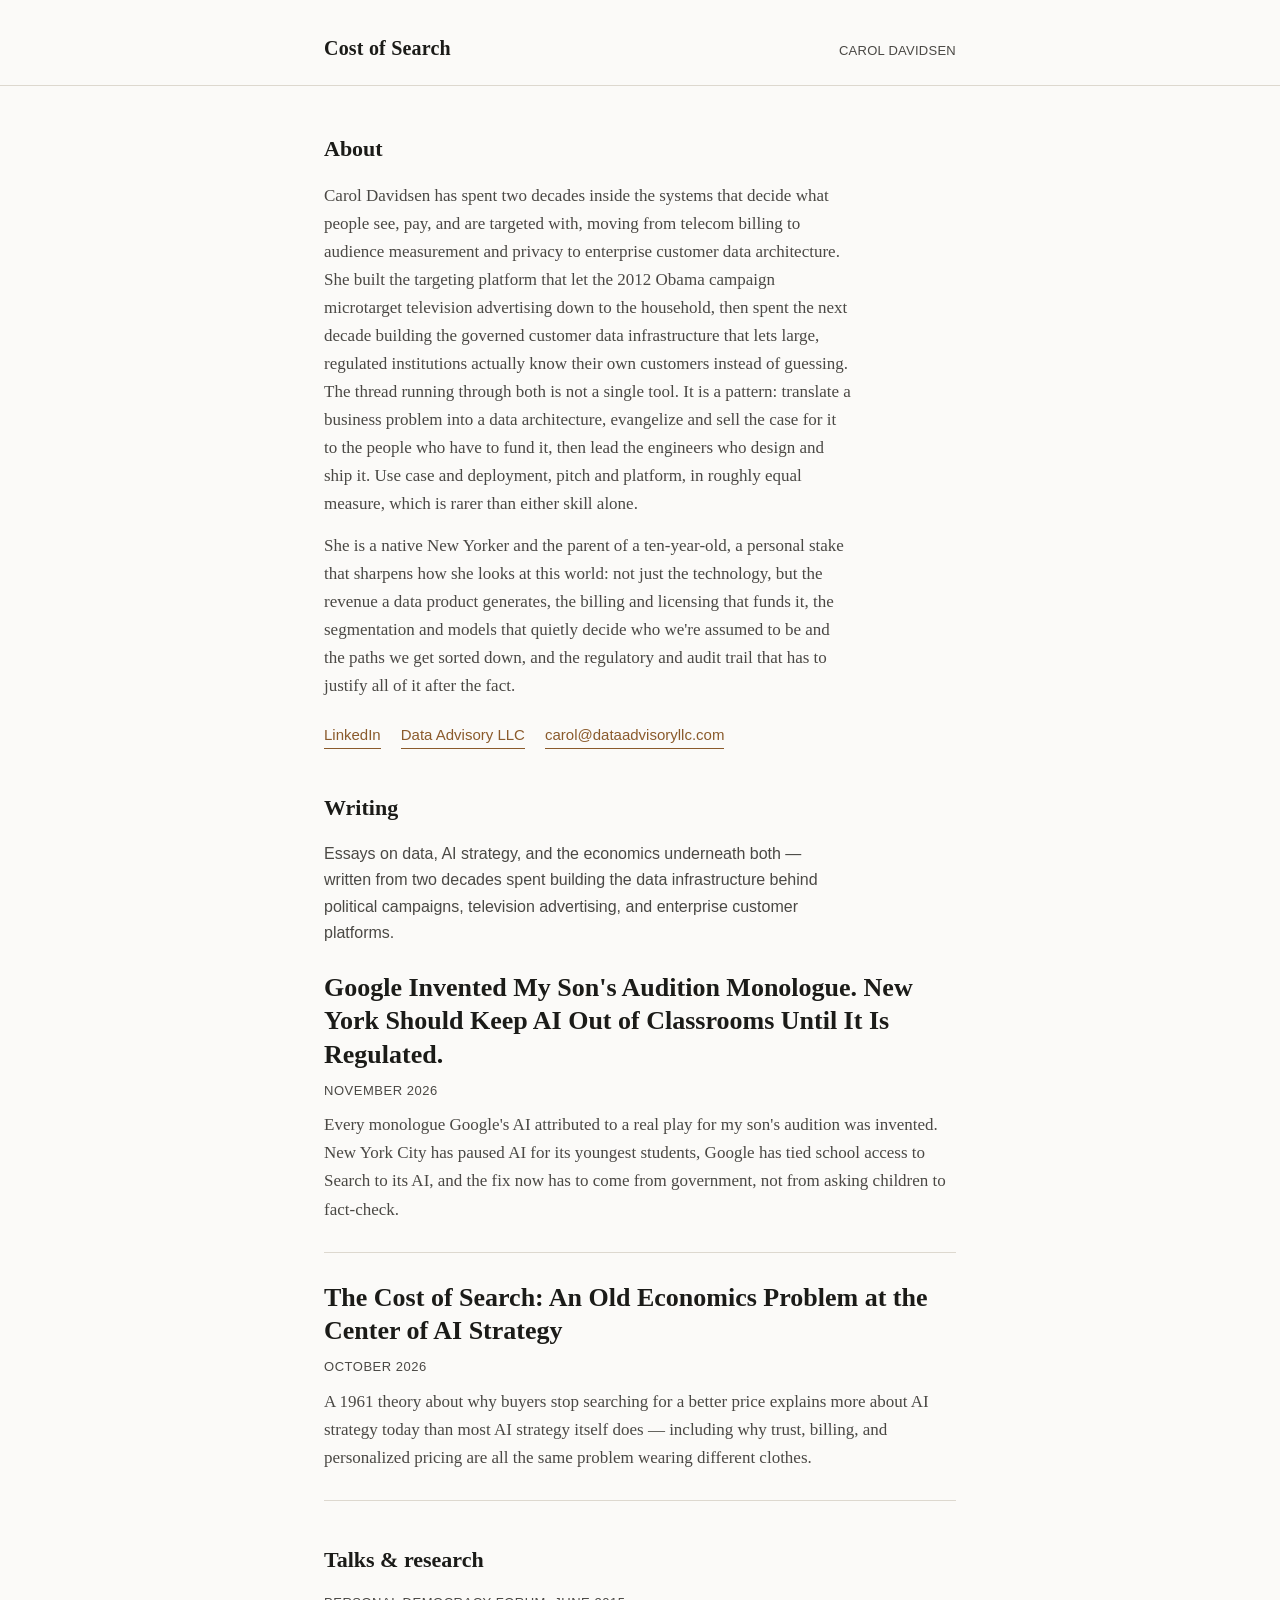
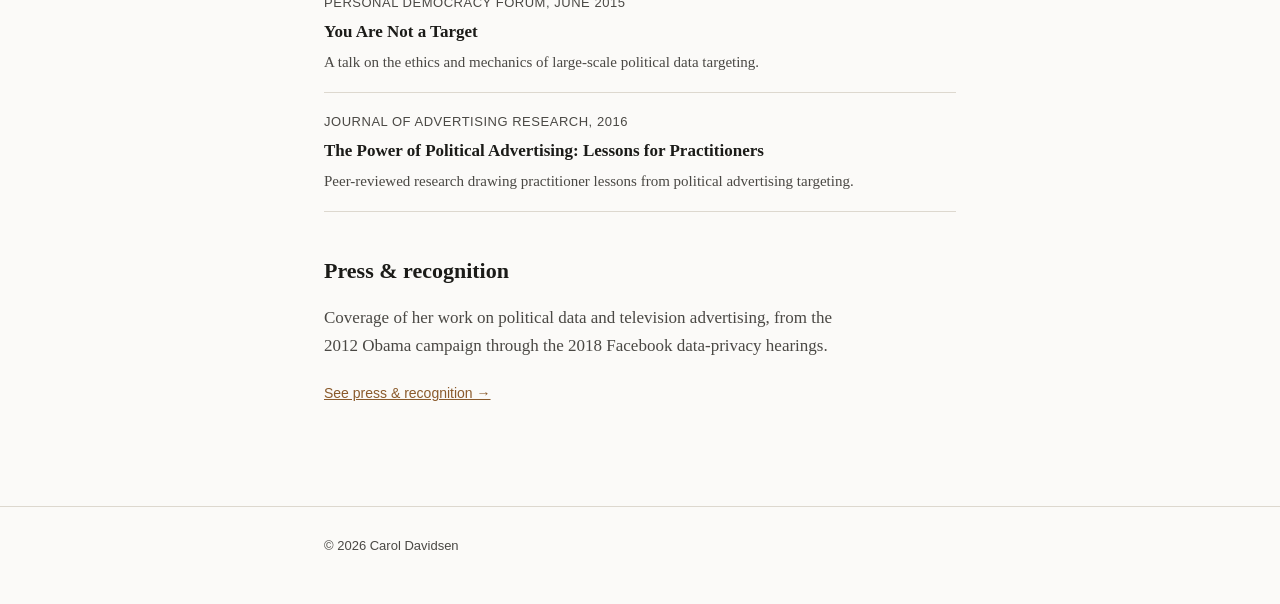
<file: index.html>
<!doctype html>
<html lang="en">
<head>
<meta charset="utf-8">
<meta name="viewport" content="width=device-width, initial-scale=1">
<title>Cost of Search — Carol Davidsen</title>
<meta name="description" content="Essays on data, AI strategy, and the economics underneath both, by Carol Davidsen.">
<link rel="stylesheet" href="/styles.css">
</head>
<body>
<header class="site">
  <div class="wrap">
    <a class="site-name" href="/">Cost of Search</a>
    <a class="site-tagline" href="/#about">Carol Davidsen</a>
  </div>
</header>

<main>
  <div class="wrap">

    <h2 class="section" id="about" style="margin-top:0;">About</h2>
    <p class="bio">Carol Davidsen has spent two decades inside the systems that decide what people see, pay, and are targeted with, moving from telecom billing to audience measurement and privacy to enterprise customer data architecture. She built the targeting platform that let the 2012 Obama campaign microtarget television advertising down to the household, then spent the next decade building the governed customer data infrastructure that lets large, regulated institutions actually know their own customers instead of guessing. The thread running through both is not a single tool. It is a pattern: translate a business problem into a data architecture, evangelize and sell the case for it to the people who have to fund it, then lead the engineers who design and ship it. Use case and deployment, pitch and platform, in roughly equal measure, which is rarer than either skill alone.</p>
    <p class="bio">She is a native New Yorker and the parent of a ten-year-old, a personal stake that sharpens how she looks at this world: not just the technology, but the revenue a data product generates, the billing and licensing that funds it, the segmentation and models that quietly decide who we're assumed to be and the paths we get sorted down, and the regulatory and audit trail that has to justify all of it after the fact.</p>
    <div class="contact-links">
      <a href="https://www.linkedin.com/in/cldavidsen/">LinkedIn</a>
      <a href="https://dataadvisoryllc.com/">Data Advisory LLC</a>
      <a href="mailto:carol@dataadvisoryllc.com">carol@dataadvisoryllc.com</a>
    </div>

    <h2 class="section">Writing</h2>
    <p class="intro" style="margin-bottom:24px;">Essays on data, AI strategy, and the economics underneath both — written from two decades spent building the data infrastructure behind political campaigns, television advertising, and enterprise customer platforms.</p>

    <ul class="post-list">
      <li>
        <a class="post-title" href="/essays/google-audition-monologue.html">Google Invented My Son's Audition Monologue. New York Should Keep AI Out of Classrooms Until It Is Regulated.</a>
        <p class="post-meta">November 2026</p>
        <p class="post-excerpt">Every monologue Google's AI attributed to a real play for my son's audition was invented. New York City has paused AI for its youngest students, Google has tied school access to Search to its AI, and the fix now has to come from government, not from asking children to fact-check.</p>
      </li>
      <li>
        <a class="post-title" href="/essays/cost-of-search.html">The Cost of Search: An Old Economics Problem at the Center of AI Strategy</a>
        <p class="post-meta">October 2026</p>
        <p class="post-excerpt">A 1961 theory about why buyers stop searching for a better price explains more about AI strategy today than most AI strategy itself does — including why trust, billing, and personalized pricing are all the same problem wearing different clothes.</p>
      </li>
    </ul>

    <h2 class="section">Talks &amp; research</h2>
    <ul class="citation-list">
      <li>
        <p class="citation-source">Personal Democracy Forum, June 2015</p>
        <p class="citation-title"><a href="https://www.youtube.com/watch?v=LGiiQUMaShw">You Are Not a Target</a></p>
        <p class="citation-note">A talk on the ethics and mechanics of large-scale political data targeting.</p>
      </li>
      <li>
        <p class="citation-source">Journal of Advertising Research, 2016</p>
        <p class="citation-title"><a href="https://www.tandfonline.com/doi/abs/10.2501/JAR-2016-034">The Power of Political Advertising: Lessons for Practitioners</a></p>
        <p class="citation-note">Peer-reviewed research drawing practitioner lessons from political advertising targeting.</p>
      </li>
    </ul>

    <h2 class="section">Press &amp; recognition</h2>
    <p class="bio">Coverage of her work on political data and television advertising, from the 2012 Obama campaign through the 2018 Facebook data-privacy hearings.</p>
    <p><a class="back-link" style="margin-top:0;" href="/press.html">See press &amp; recognition &rarr;</a></p>

  </div>
</main>

<footer class="site">
  <div class="wrap">
    &copy; 2026 Carol Davidsen
  </div>
</footer>
</body>
</html>
</file>
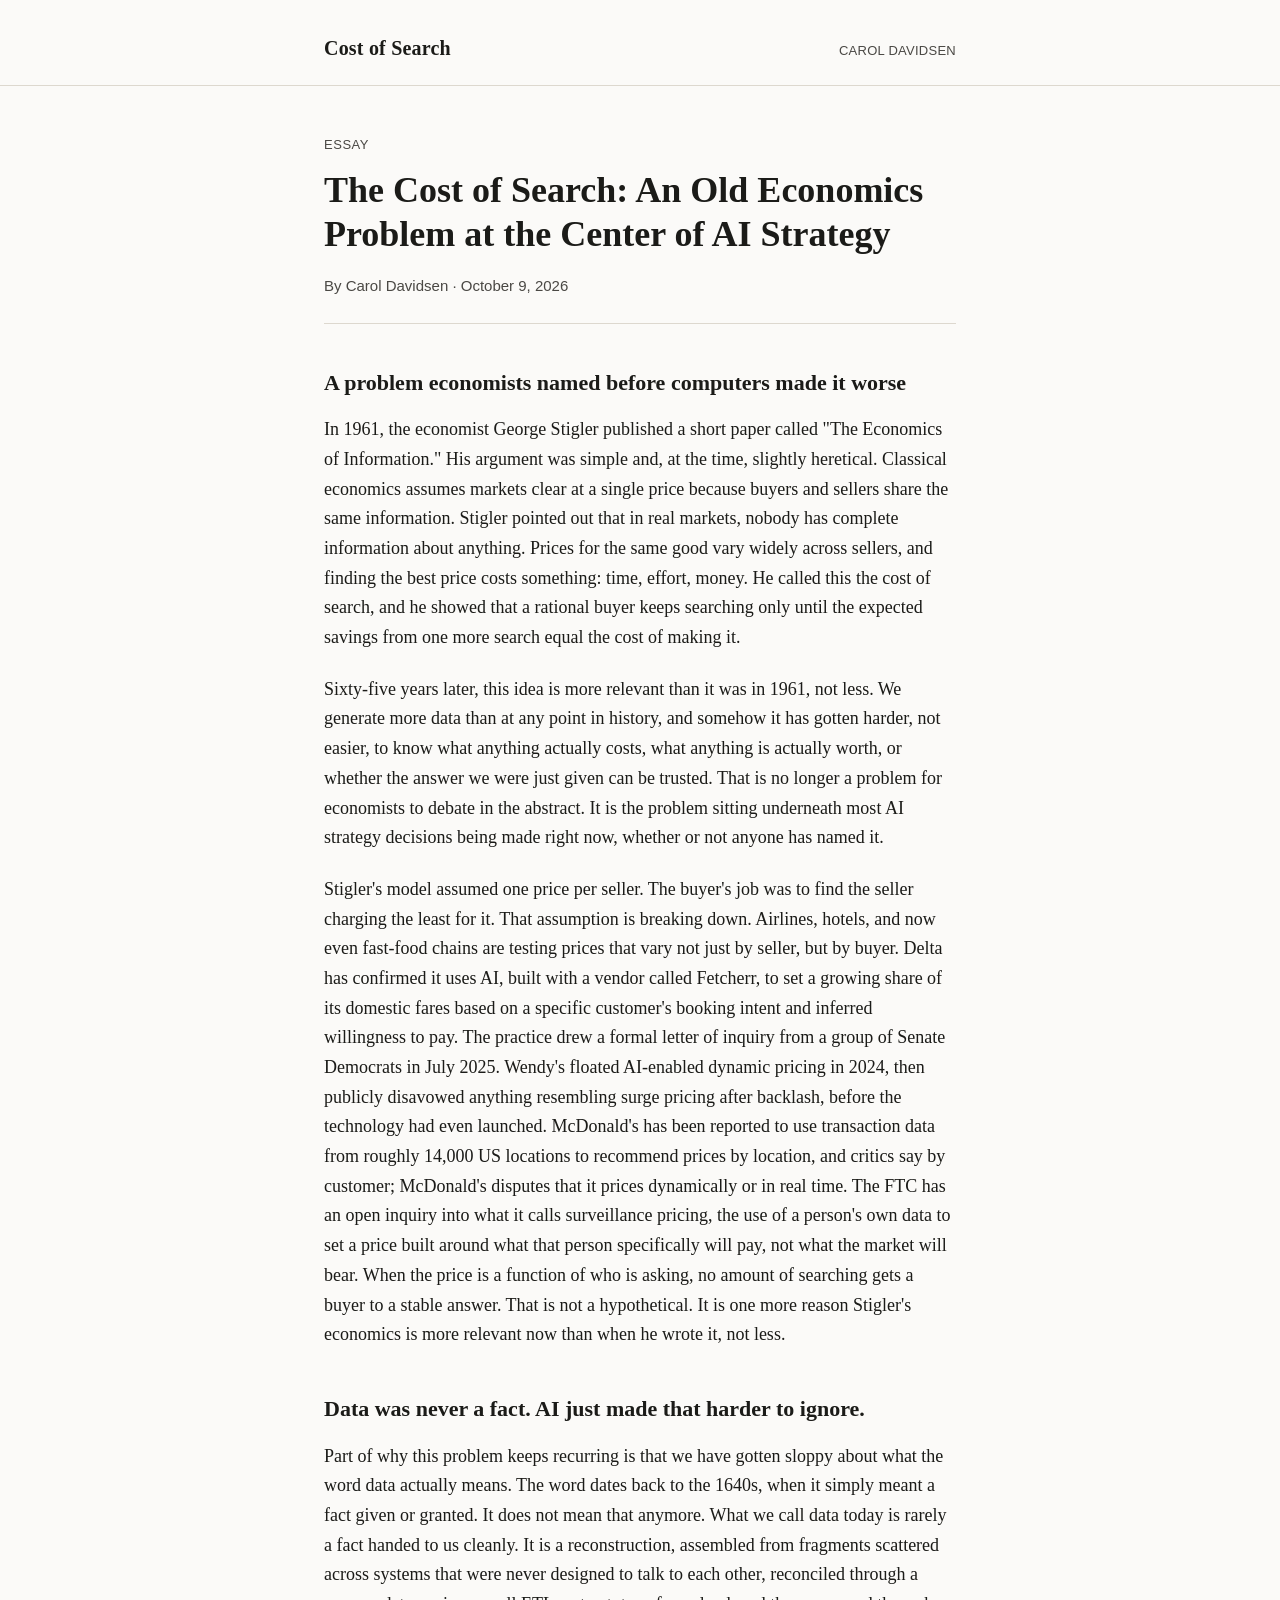
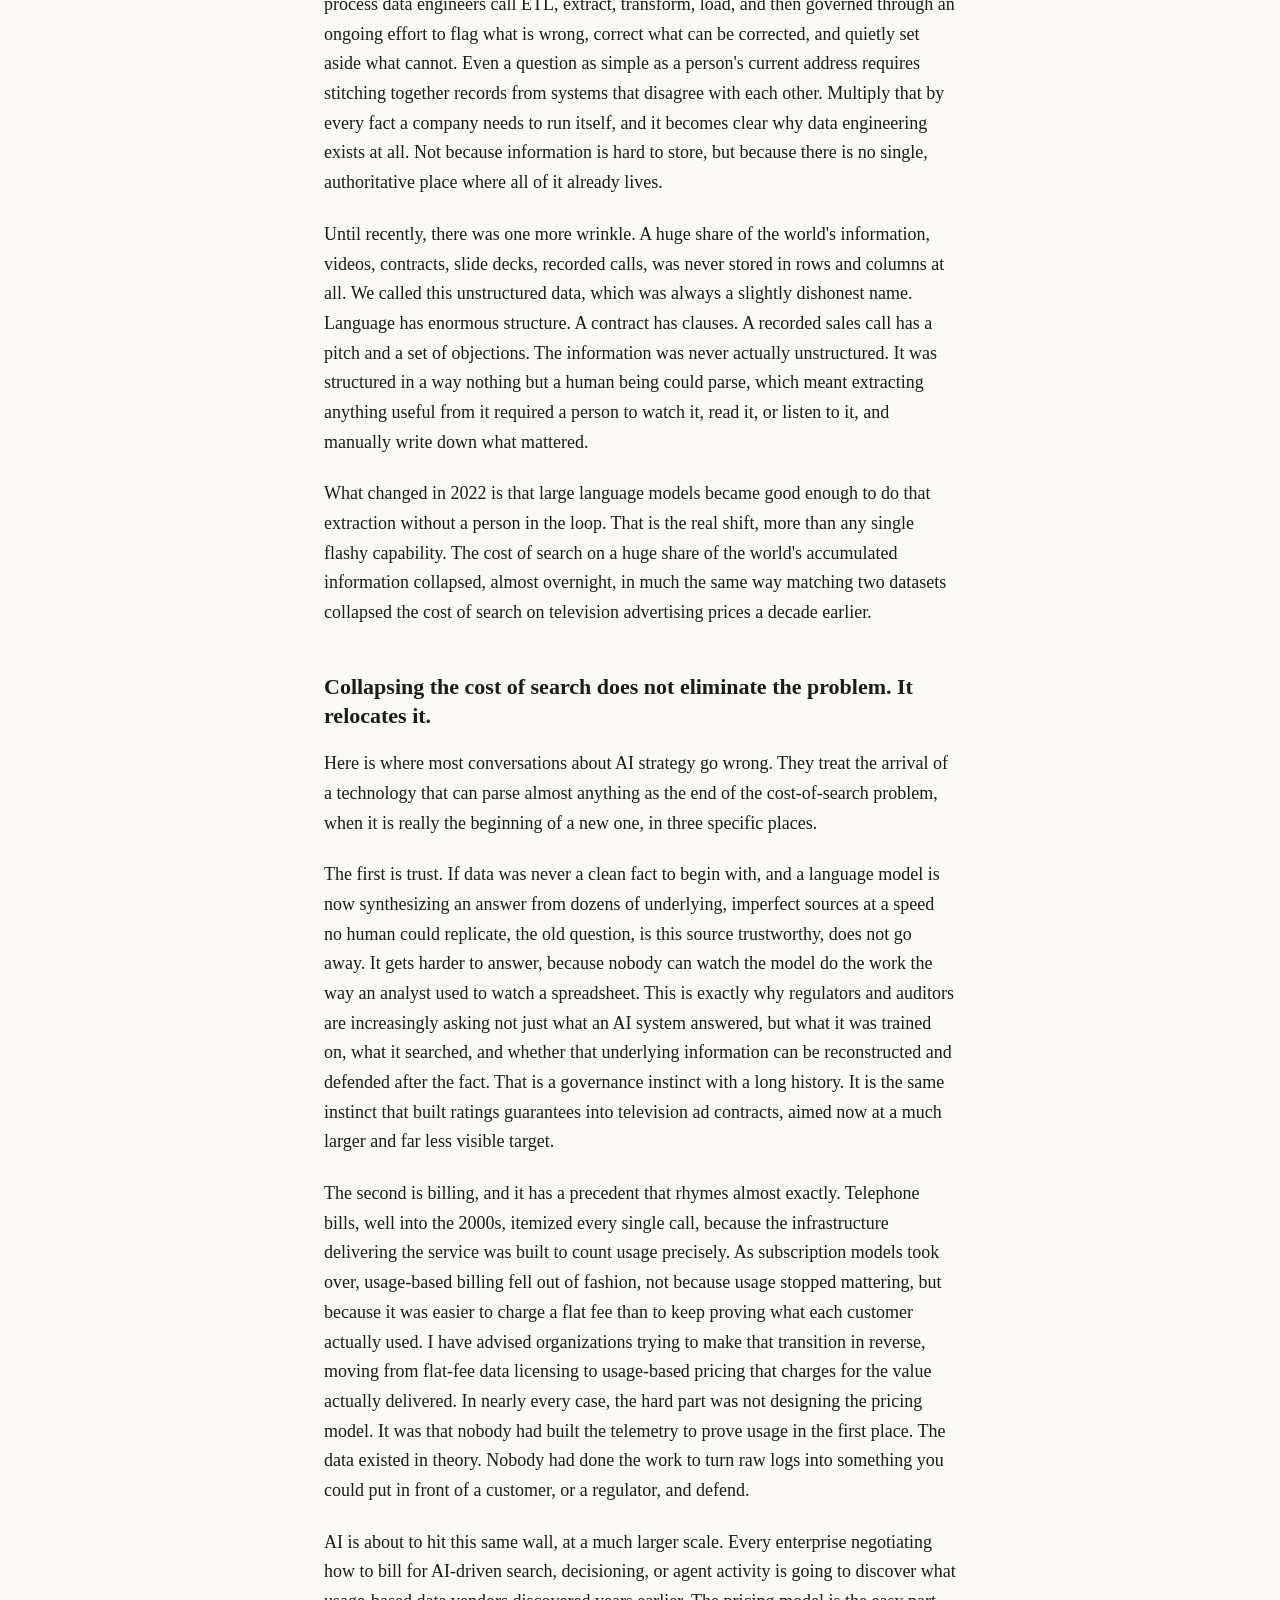
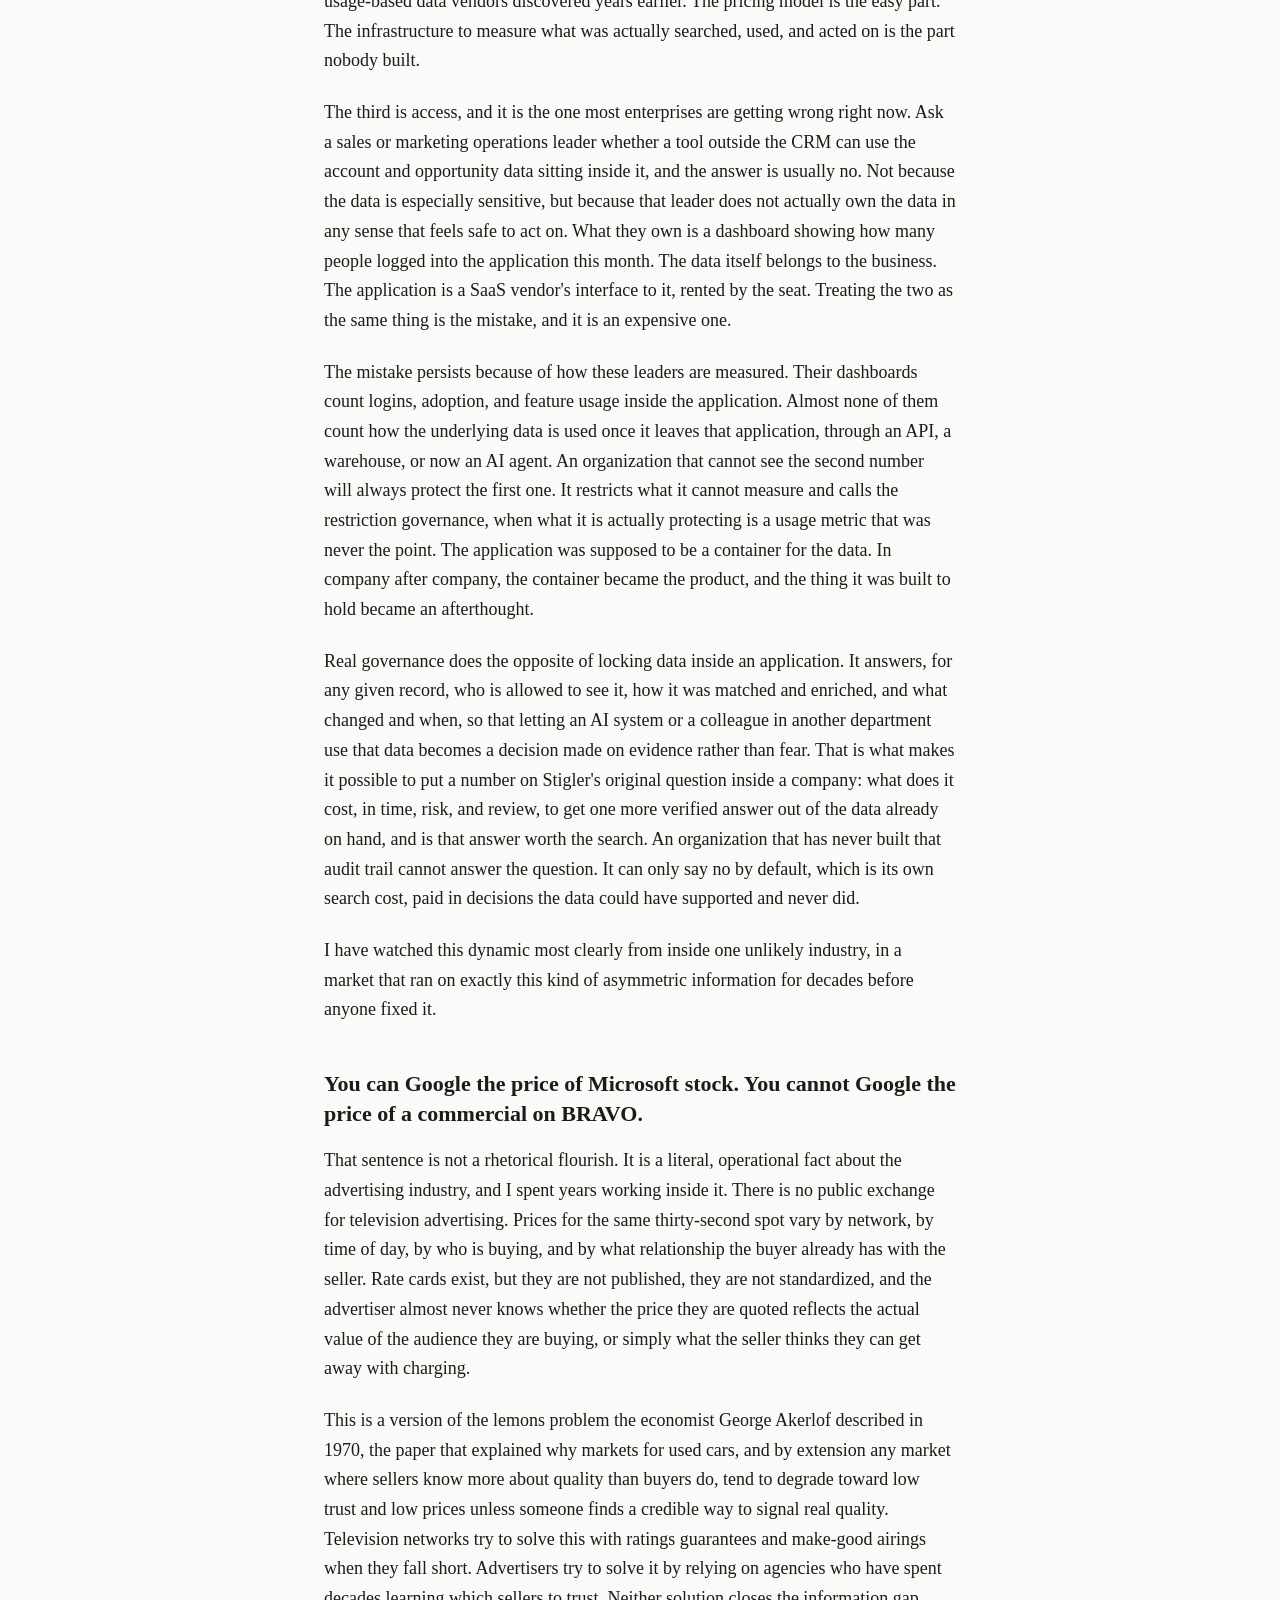
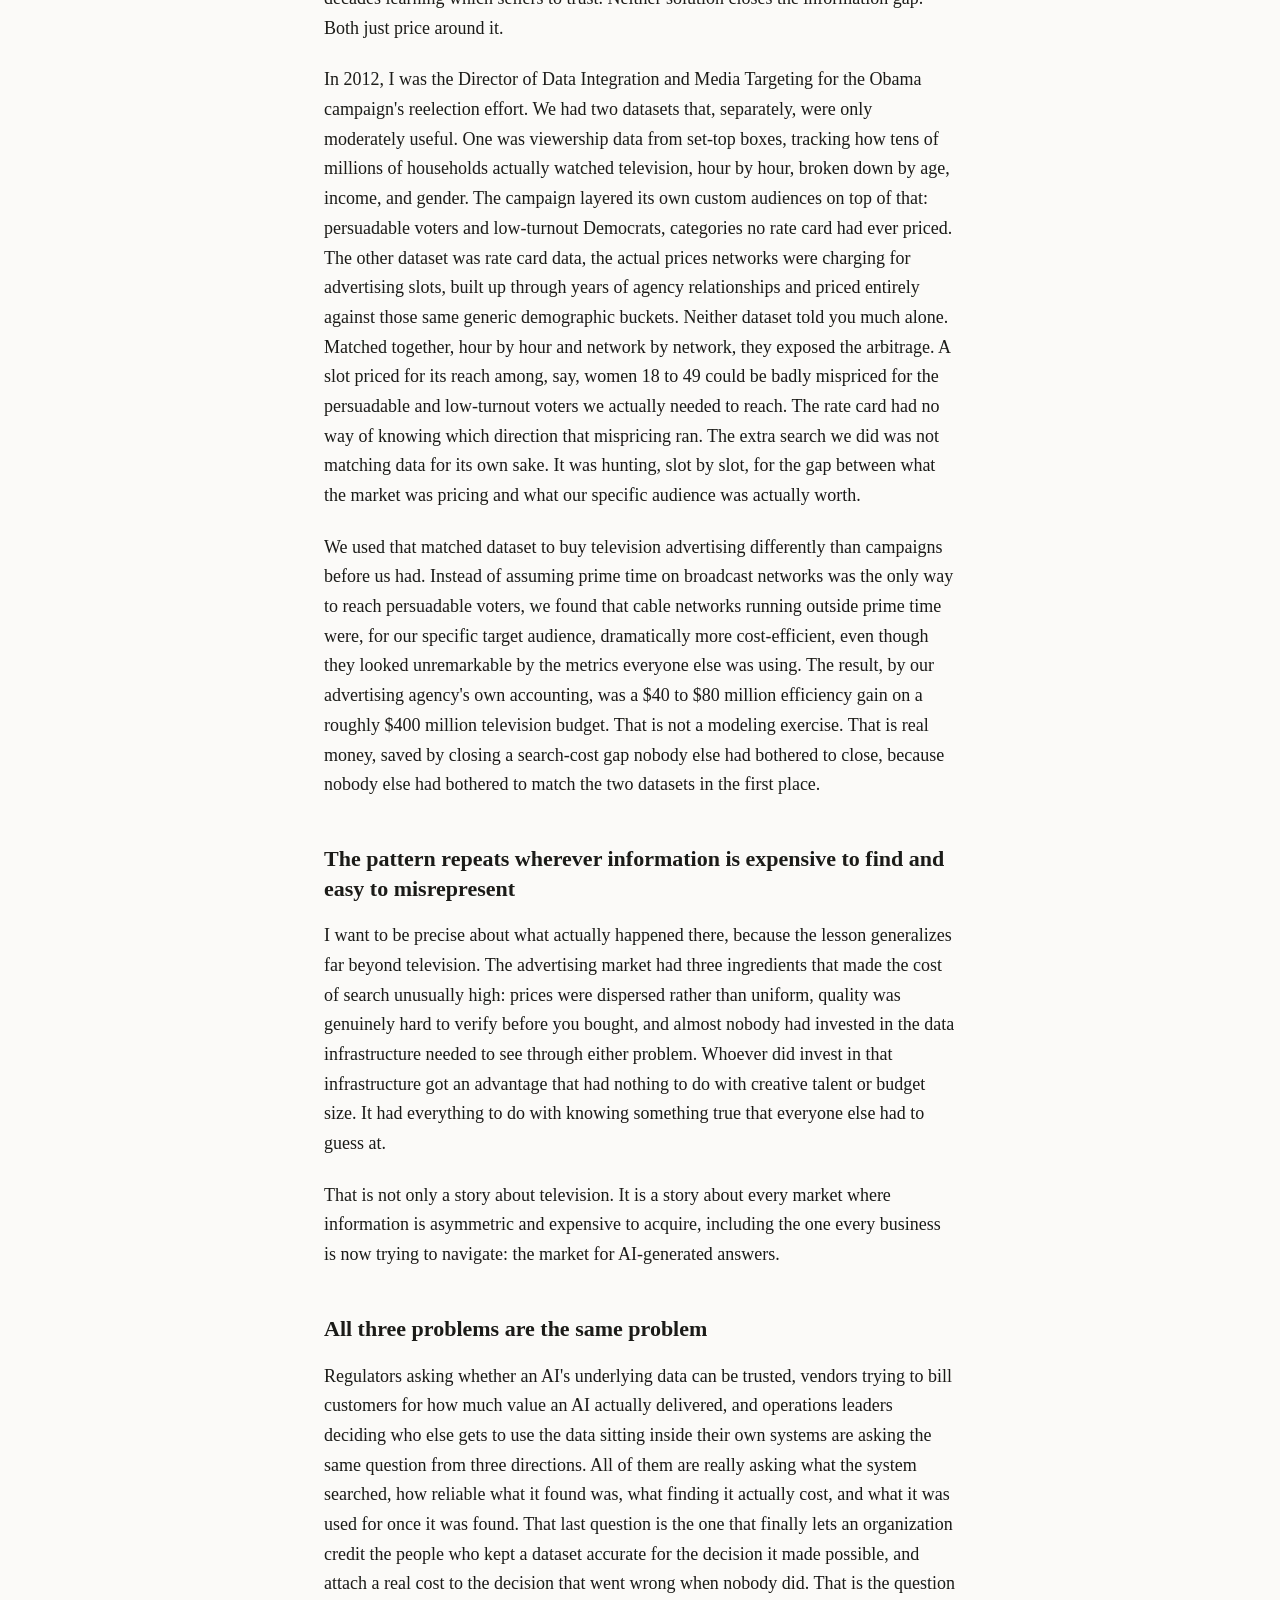
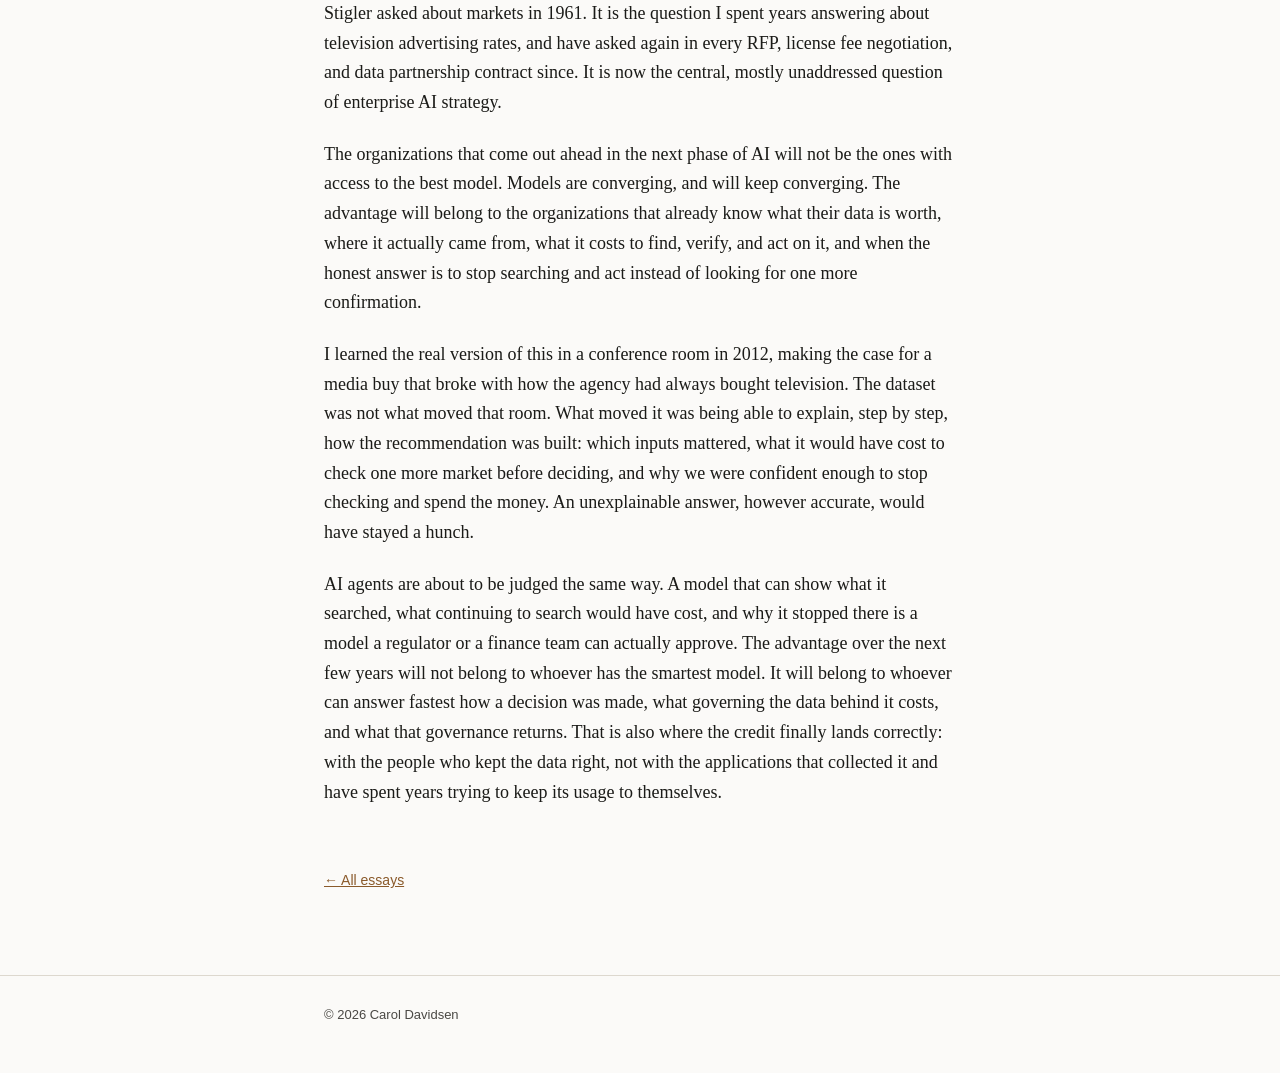
<file: cost-of-search.html>
<!doctype html>
<html lang="en">
<head>
<meta charset="utf-8">
<meta name="viewport" content="width=device-width, initial-scale=1">
<title>The Cost of Search: An Old Economics Problem at the Center of AI Strategy</title>
<meta name="description" content="Why the 1961 economics of search cost explains AI strategy's biggest open questions: trust, billing, and personalized pricing.">
<link rel="stylesheet" href="/styles.css">
</head>
<body>
<header class="site">
  <div class="wrap">
    <a class="site-name" href="/">Cost of Search</a>
    <a class="site-tagline" href="/#about">Carol Davidsen</a>
  </div>
</header>

<main>
  <div class="wrap">
    <article>
      <p class="essay-meta">Essay</p>
      <h1 class="essay-title">The Cost of Search: An Old Economics Problem at the Center of AI Strategy</h1>
      <p class="byline">By Carol Davidsen · October 9, 2026</p>

      <h2 class="section">A problem economists named before computers made it worse</h2>
      <p>In 1961, the economist George Stigler published a short paper called "The Economics of Information." His argument was simple and, at the time, slightly heretical. Classical economics assumes markets clear at a single price because buyers and sellers share the same information. Stigler pointed out that in real markets, nobody has complete information about anything. Prices for the same good vary widely across sellers, and finding the best price costs something: time, effort, money. He called this the cost of search, and he showed that a rational buyer keeps searching only until the expected savings from one more search equal the cost of making it.</p>

      <p>Sixty-five years later, this idea is more relevant than it was in 1961, not less. We generate more data than at any point in history, and somehow it has gotten harder, not easier, to know what anything actually costs, what anything is actually worth, or whether the answer we were just given can be trusted. That is no longer a problem for economists to debate in the abstract. It is the problem sitting underneath most AI strategy decisions being made right now, whether or not anyone has named it.</p>

      <p>Stigler's model assumed one price per seller. The buyer's job was to find the seller charging the least for it. That assumption is breaking down. Airlines, hotels, and now even fast-food chains are testing prices that vary not just by seller, but by buyer. Delta has confirmed it uses AI, built with a vendor called Fetcherr, to set a growing share of its domestic fares based on a specific customer's booking intent and inferred willingness to pay. The practice drew a formal letter of inquiry from a group of Senate Democrats in July 2025. Wendy's floated AI-enabled dynamic pricing in 2024, then publicly disavowed anything resembling surge pricing after backlash, before the technology had even launched. McDonald's has been reported to use transaction data from roughly 14,000 US locations to recommend prices by location, and critics say by customer; McDonald's disputes that it prices dynamically or in real time. The FTC has an open inquiry into what it calls surveillance pricing, the use of a person's own data to set a price built around what that person specifically will pay, not what the market will bear. When the price is a function of who is asking, no amount of searching gets a buyer to a stable answer. That is not a hypothetical. It is one more reason Stigler's economics is more relevant now than when he wrote it, not less.</p>

      <h2 class="section">Data was never a fact. AI just made that harder to ignore.</h2>
      <p>Part of why this problem keeps recurring is that we have gotten sloppy about what the word data actually means. The word dates back to the 1640s, when it simply meant a fact given or granted. It does not mean that anymore. What we call data today is rarely a fact handed to us cleanly. It is a reconstruction, assembled from fragments scattered across systems that were never designed to talk to each other, reconciled through a process data engineers call ETL, extract, transform, load, and then governed through an ongoing effort to flag what is wrong, correct what can be corrected, and quietly set aside what cannot. Even a question as simple as a person's current address requires stitching together records from systems that disagree with each other. Multiply that by every fact a company needs to run itself, and it becomes clear why data engineering exists at all. Not because information is hard to store, but because there is no single, authoritative place where all of it already lives.</p>

      <p>Until recently, there was one more wrinkle. A huge share of the world's information, videos, contracts, slide decks, recorded calls, was never stored in rows and columns at all. We called this unstructured data, which was always a slightly dishonest name. Language has enormous structure. A contract has clauses. A recorded sales call has a pitch and a set of objections. The information was never actually unstructured. It was structured in a way nothing but a human being could parse, which meant extracting anything useful from it required a person to watch it, read it, or listen to it, and manually write down what mattered.</p>

      <p>What changed in 2022 is that large language models became good enough to do that extraction without a person in the loop. That is the real shift, more than any single flashy capability. The cost of search on a huge share of the world's accumulated information collapsed, almost overnight, in much the same way matching two datasets collapsed the cost of search on television advertising prices a decade earlier.</p>

      <h2 class="section">Collapsing the cost of search does not eliminate the problem. It relocates it.</h2>
      <p>Here is where most conversations about AI strategy go wrong. They treat the arrival of a technology that can parse almost anything as the end of the cost-of-search problem, when it is really the beginning of a new one, in three specific places.</p>

      <p>The first is trust. If data was never a clean fact to begin with, and a language model is now synthesizing an answer from dozens of underlying, imperfect sources at a speed no human could replicate, the old question, is this source trustworthy, does not go away. It gets harder to answer, because nobody can watch the model do the work the way an analyst used to watch a spreadsheet. This is exactly why regulators and auditors are increasingly asking not just what an AI system answered, but what it was trained on, what it searched, and whether that underlying information can be reconstructed and defended after the fact. That is a governance instinct with a long history. It is the same instinct that built ratings guarantees into television ad contracts, aimed now at a much larger and far less visible target.</p>

      <p>The second is billing, and it has a precedent that rhymes almost exactly. Telephone bills, well into the 2000s, itemized every single call, because the infrastructure delivering the service was built to count usage precisely. As subscription models took over, usage-based billing fell out of fashion, not because usage stopped mattering, but because it was easier to charge a flat fee than to keep proving what each customer actually used. I have advised organizations trying to make that transition in reverse, moving from flat-fee data licensing to usage-based pricing that charges for the value actually delivered. In nearly every case, the hard part was not designing the pricing model. It was that nobody had built the telemetry to prove usage in the first place. The data existed in theory. Nobody had done the work to turn raw logs into something you could put in front of a customer, or a regulator, and defend.</p>

      <p>AI is about to hit this same wall, at a much larger scale. Every enterprise negotiating how to bill for AI-driven search, decisioning, or agent activity is going to discover what usage-based data vendors discovered years earlier. The pricing model is the easy part. The infrastructure to measure what was actually searched, used, and acted on is the part nobody built.</p>

      <p>The third is access, and it is the one most enterprises are getting wrong right now. Ask a sales or marketing operations leader whether a tool outside the CRM can use the account and opportunity data sitting inside it, and the answer is usually no. Not because the data is especially sensitive, but because that leader does not actually own the data in any sense that feels safe to act on. What they own is a dashboard showing how many people logged into the application this month. The data itself belongs to the business. The application is a SaaS vendor's interface to it, rented by the seat. Treating the two as the same thing is the mistake, and it is an expensive one.</p>

      <p>The mistake persists because of how these leaders are measured. Their dashboards count logins, adoption, and feature usage inside the application. Almost none of them count how the underlying data is used once it leaves that application, through an API, a warehouse, or now an AI agent. An organization that cannot see the second number will always protect the first one. It restricts what it cannot measure and calls the restriction governance, when what it is actually protecting is a usage metric that was never the point. The application was supposed to be a container for the data. In company after company, the container became the product, and the thing it was built to hold became an afterthought.</p>

      <p>Real governance does the opposite of locking data inside an application. It answers, for any given record, who is allowed to see it, how it was matched and enriched, and what changed and when, so that letting an AI system or a colleague in another department use that data becomes a decision made on evidence rather than fear. That is what makes it possible to put a number on Stigler's original question inside a company: what does it cost, in time, risk, and review, to get one more verified answer out of the data already on hand, and is that answer worth the search. An organization that has never built that audit trail cannot answer the question. It can only say no by default, which is its own search cost, paid in decisions the data could have supported and never did.</p>

      <p>I have watched this dynamic most clearly from inside one unlikely industry, in a market that ran on exactly this kind of asymmetric information for decades before anyone fixed it.</p>

      <h2 class="section">You can Google the price of Microsoft stock. You cannot Google the price of a commercial on BRAVO.</h2>
      <p>That sentence is not a rhetorical flourish. It is a literal, operational fact about the advertising industry, and I spent years working inside it. There is no public exchange for television advertising. Prices for the same thirty-second spot vary by network, by time of day, by who is buying, and by what relationship the buyer already has with the seller. Rate cards exist, but they are not published, they are not standardized, and the advertiser almost never knows whether the price they are quoted reflects the actual value of the audience they are buying, or simply what the seller thinks they can get away with charging.</p>

      <p>This is a version of the lemons problem the economist George Akerlof described in 1970, the paper that explained why markets for used cars, and by extension any market where sellers know more about quality than buyers do, tend to degrade toward low trust and low prices unless someone finds a credible way to signal real quality. Television networks try to solve this with ratings guarantees and make-good airings when they fall short. Advertisers try to solve it by relying on agencies who have spent decades learning which sellers to trust. Neither solution closes the information gap. Both just price around it.</p>

      <p>In 2012, I was the Director of Data Integration and Media Targeting for the Obama campaign's reelection effort. We had two datasets that, separately, were only moderately useful. One was viewership data from set-top boxes, tracking how tens of millions of households actually watched television, hour by hour, broken down by age, income, and gender. The campaign layered its own custom audiences on top of that: persuadable voters and low-turnout Democrats, categories no rate card had ever priced. The other dataset was rate card data, the actual prices networks were charging for advertising slots, built up through years of agency relationships and priced entirely against those same generic demographic buckets. Neither dataset told you much alone. Matched together, hour by hour and network by network, they exposed the arbitrage. A slot priced for its reach among, say, women 18 to 49 could be badly mispriced for the persuadable and low-turnout voters we actually needed to reach. The rate card had no way of knowing which direction that mispricing ran. The extra search we did was not matching data for its own sake. It was hunting, slot by slot, for the gap between what the market was pricing and what our specific audience was actually worth.</p>

      <p>We used that matched dataset to buy television advertising differently than campaigns before us had. Instead of assuming prime time on broadcast networks was the only way to reach persuadable voters, we found that cable networks running outside prime time were, for our specific target audience, dramatically more cost-efficient, even though they looked unremarkable by the metrics everyone else was using. The result, by our advertising agency's own accounting, was a $40 to $80 million efficiency gain on a roughly $400 million television budget. That is not a modeling exercise. That is real money, saved by closing a search-cost gap nobody else had bothered to close, because nobody else had bothered to match the two datasets in the first place.</p>

      <h2 class="section">The pattern repeats wherever information is expensive to find and easy to misrepresent</h2>
      <p>I want to be precise about what actually happened there, because the lesson generalizes far beyond television. The advertising market had three ingredients that made the cost of search unusually high: prices were dispersed rather than uniform, quality was genuinely hard to verify before you bought, and almost nobody had invested in the data infrastructure needed to see through either problem. Whoever did invest in that infrastructure got an advantage that had nothing to do with creative talent or budget size. It had everything to do with knowing something true that everyone else had to guess at.</p>

      <p>That is not only a story about television. It is a story about every market where information is asymmetric and expensive to acquire, including the one every business is now trying to navigate: the market for AI-generated answers.</p>

      <h2 class="section">All three problems are the same problem</h2>
      <p>Regulators asking whether an AI's underlying data can be trusted, vendors trying to bill customers for how much value an AI actually delivered, and operations leaders deciding who else gets to use the data sitting inside their own systems are asking the same question from three directions. All of them are really asking what the system searched, how reliable what it found was, what finding it actually cost, and what it was used for once it was found. That last question is the one that finally lets an organization credit the people who kept a dataset accurate for the decision it made possible, and attach a real cost to the decision that went wrong when nobody did. That is the question Stigler asked about markets in 1961. It is the question I spent years answering about television advertising rates, and have asked again in every RFP, license fee negotiation, and data partnership contract since. It is now the central, mostly unaddressed question of enterprise AI strategy.</p>

      <p>The organizations that come out ahead in the next phase of AI will not be the ones with access to the best model. Models are converging, and will keep converging. The advantage will belong to the organizations that already know what their data is worth, where it actually came from, what it costs to find, verify, and act on it, and when the honest answer is to stop searching and act instead of looking for one more confirmation.</p>

      <p>I learned the real version of this in a conference room in 2012, making the case for a media buy that broke with how the agency had always bought television. The dataset was not what moved that room. What moved it was being able to explain, step by step, how the recommendation was built: which inputs mattered, what it would have cost to check one more market before deciding, and why we were confident enough to stop checking and spend the money. An unexplainable answer, however accurate, would have stayed a hunch.</p>

      <p>AI agents are about to be judged the same way. A model that can show what it searched, what continuing to search would have cost, and why it stopped there is a model a regulator or a finance team can actually approve. The advantage over the next few years will not belong to whoever has the smartest model. It will belong to whoever can answer fastest how a decision was made, what governing the data behind it costs, and what that governance returns. That is also where the credit finally lands correctly: with the people who kept the data right, not with the applications that collected it and have spent years trying to keep its usage to themselves.</p>

      <a class="back-link" href="/">&larr; All essays</a>
    </article>
  </div>
</main>

<footer class="site">
  <div class="wrap">
    &copy; 2026 Carol Davidsen
  </div>
</footer>
</body>
</html>
</file>
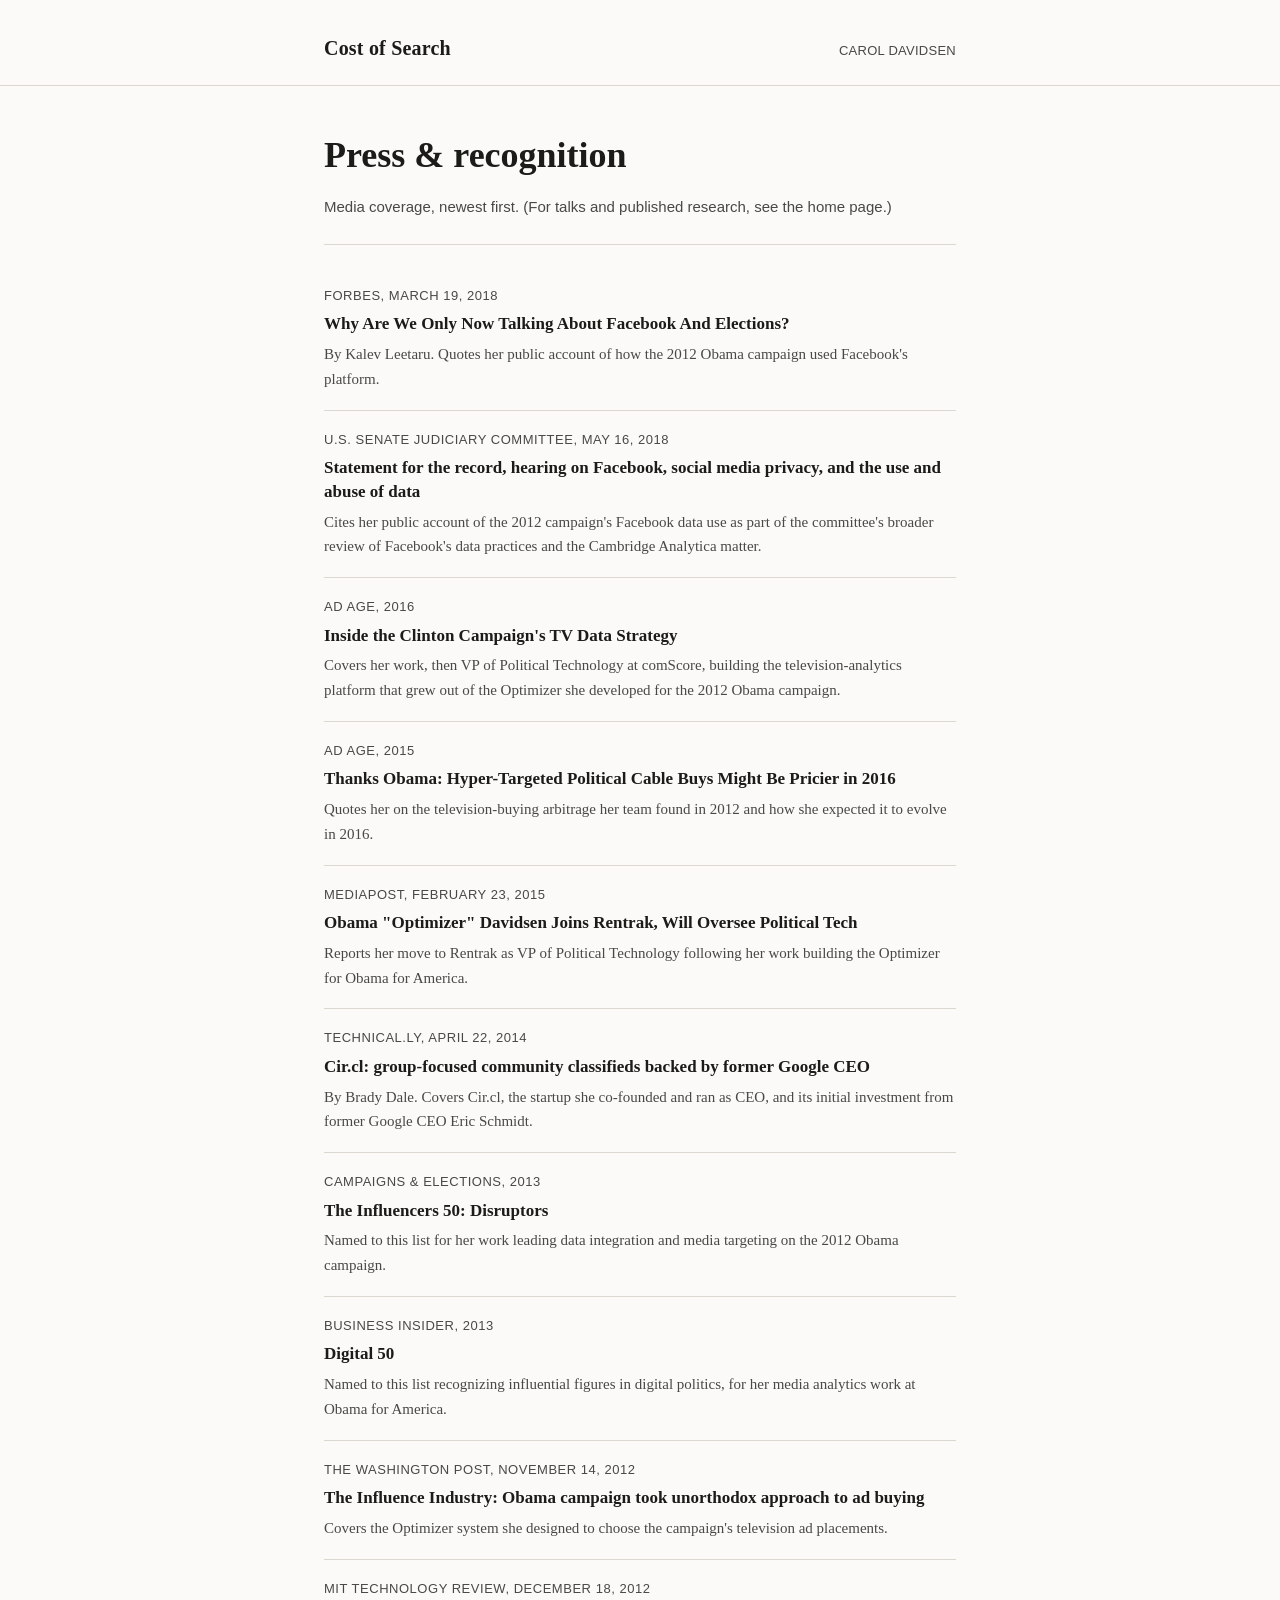
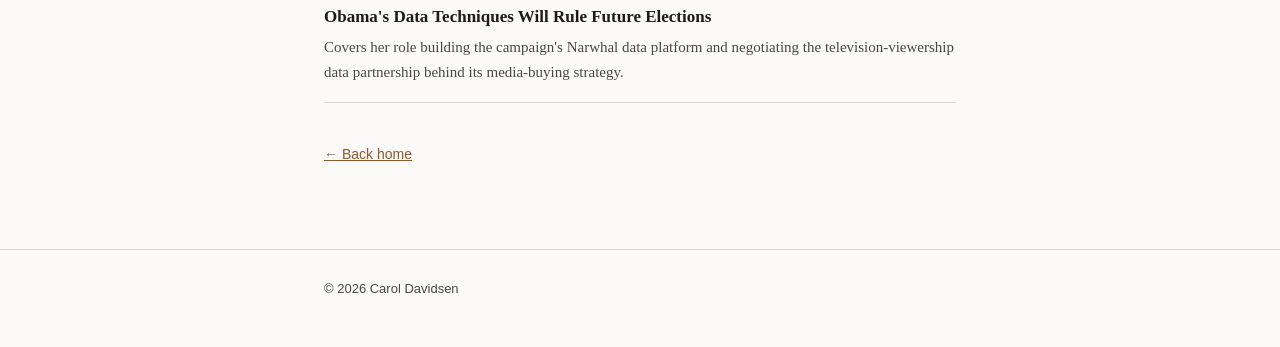
<file: press.html>
<!doctype html>
<html lang="en">
<head>
<meta charset="utf-8">
<meta name="viewport" content="width=device-width, initial-scale=1">
<title>Press &amp; Recognition — Carol Davidsen</title>
<meta name="description" content="Press coverage of Carol Davidsen's work on political data, television advertising, and data privacy.">
<link rel="stylesheet" href="/styles.css">
</head>
<body>
<header class="site">
  <div class="wrap">
    <a class="site-name" href="/">Cost of Search</a>
    <a class="site-tagline" href="/#about">Carol Davidsen</a>
  </div>
</header>

<main>
  <div class="wrap">

    <h1 class="essay-title" style="margin-top:0;">Press &amp; recognition</h1>
    <p class="byline">Media coverage, newest first. (For talks and published research, see the home page.)</p>

    <ul class="citation-list">
      <li>
        <p class="citation-source">Forbes, March 19, 2018</p>
        <p class="citation-title"><a href="https://www.forbes.com/sites/kalevleetaru/2018/03/19/why-are-we-only-now-talking-about-facebook-and-elections/">Why Are We Only Now Talking About Facebook And Elections?</a></p>
        <p class="citation-note">By Kalev Leetaru. Quotes her public account of how the 2012 Obama campaign used Facebook's platform.</p>
      </li>
      <li>
        <p class="citation-source">U.S. Senate Judiciary Committee, May 16, 2018</p>
        <p class="citation-title"><a href="https://www.judiciary.senate.gov/download/05-16-18-grassley-statement?download=1">Statement for the record, hearing on Facebook, social media privacy, and the use and abuse of data</a></p>
        <p class="citation-note">Cites her public account of the 2012 campaign's Facebook data use as part of the committee's broader review of Facebook's data practices and the Cambridge Analytica matter.</p>
      </li>
      <li>
        <p class="citation-source">Ad Age, 2016</p>
        <p class="citation-title"><a href="https://adage.com/article/datadriven-marketing/inside-clinton-campaign-s-tv-data-strategy/307741/">Inside the Clinton Campaign's TV Data Strategy</a></p>
        <p class="citation-note">Covers her work, then VP of Political Technology at comScore, building the television-analytics platform that grew out of the Optimizer she developed for the 2012 Obama campaign.</p>
      </li>
      <li>
        <p class="citation-source">Ad Age, 2015</p>
        <p class="citation-title"><a href="https://adage.com/article/campaign-trail/lies-ahead-tv-data-arbitrage-2016/299785/">Thanks Obama: Hyper-Targeted Political Cable Buys Might Be Pricier in 2016</a></p>
        <p class="citation-note">Quotes her on the television-buying arbitrage her team found in 2012 and how she expected it to evolve in 2016.</p>
      </li>
      <li>
        <p class="citation-source">MediaPost, February 23, 2015</p>
        <p class="citation-title"><a href="https://www.mediapost.com/publications/article/244269/obama-optimizer-davidsen-joins-rentrak-will-ove.html">Obama "Optimizer" Davidsen Joins Rentrak, Will Oversee Political Tech</a></p>
        <p class="citation-note">Reports her move to Rentrak as VP of Political Technology following her work building the Optimizer for Obama for America.</p>
      </li>
      <li>
        <p class="citation-source">Technical.ly, April 22, 2014</p>
        <p class="citation-title"><a href="https://technical.ly/uncategorized/cir-cl-seeking-beta-testers-google-ceo/">Cir.cl: group-focused community classifieds backed by former Google CEO</a></p>
        <p class="citation-note">By Brady Dale. Covers Cir.cl, the startup she co-founded and ran as CEO, and its initial investment from former Google CEO Eric Schmidt.</p>
      </li>
      <li>
        <p class="citation-source">Campaigns &amp; Elections, 2013</p>
        <p class="citation-title"><a href="https://campaignsandelections.com/industry-news/the-influencers-50-disruptors/">The Influencers 50: Disruptors</a></p>
        <p class="citation-note">Named to this list for her work leading data integration and media targeting on the 2012 Obama campaign.</p>
      </li>
      <li>
        <p class="citation-source">Business Insider, 2013</p>
        <p class="citation-title"><a href="https://www.businessinsider.com/digital-50-politics-tech-obama-republicans-2013-2#carol-davidsen-media-analytics-obama-for-america-9">Digital 50</a></p>
        <p class="citation-note">Named to this list recognizing influential figures in digital politics, for her media analytics work at Obama for America.</p>
      </li>
      <li>
        <p class="citation-source">The Washington Post, November 14, 2012</p>
        <p class="citation-title"><a href="https://www.washingtonpost.com/politics/the-influence-industry-obama-campaign-took-unorthodox-approach-to-ad-buying/2012/11/14/c3477e8c-2e87-11e2-beb2-4b4cf5087636_story.html">The Influence Industry: Obama campaign took unorthodox approach to ad buying</a></p>
        <p class="citation-note">Covers the Optimizer system she designed to choose the campaign's television ad placements.</p>
      </li>
      <li>
        <p class="citation-source">MIT Technology Review, December 18, 2012</p>
        <p class="citation-title"><a href="https://www.technologyreview.com/2012/12/18/181102/obamas-data-techniques-will-rule-future-elections/">Obama's Data Techniques Will Rule Future Elections</a></p>
        <p class="citation-note">Covers her role building the campaign's Narwhal data platform and negotiating the television-viewership data partnership behind its media-buying strategy.</p>
      </li>
    </ul>

    <a class="back-link" href="/">&larr; Back home</a>
  </div>
</main>

<footer class="site">
  <div class="wrap">
    &copy; 2026 Carol Davidsen
  </div>
</footer>
</body>
</html>
</file>
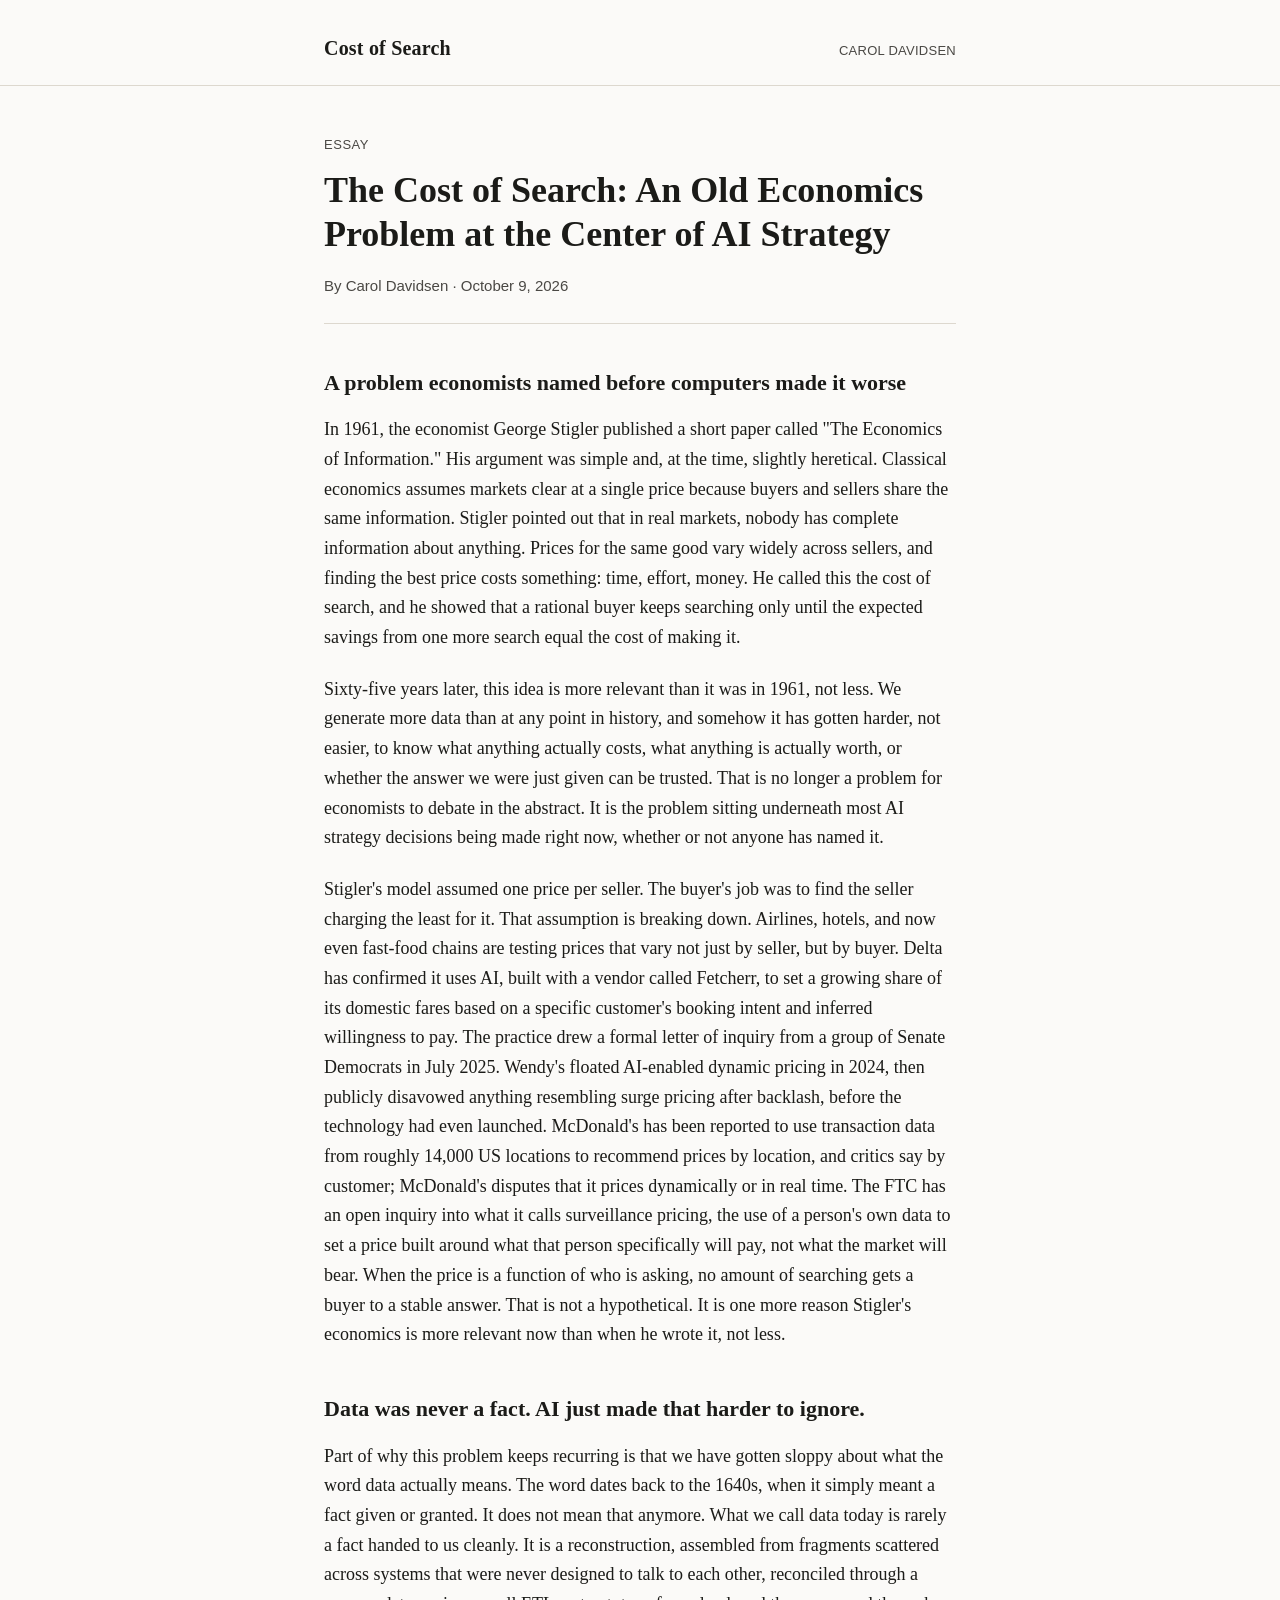
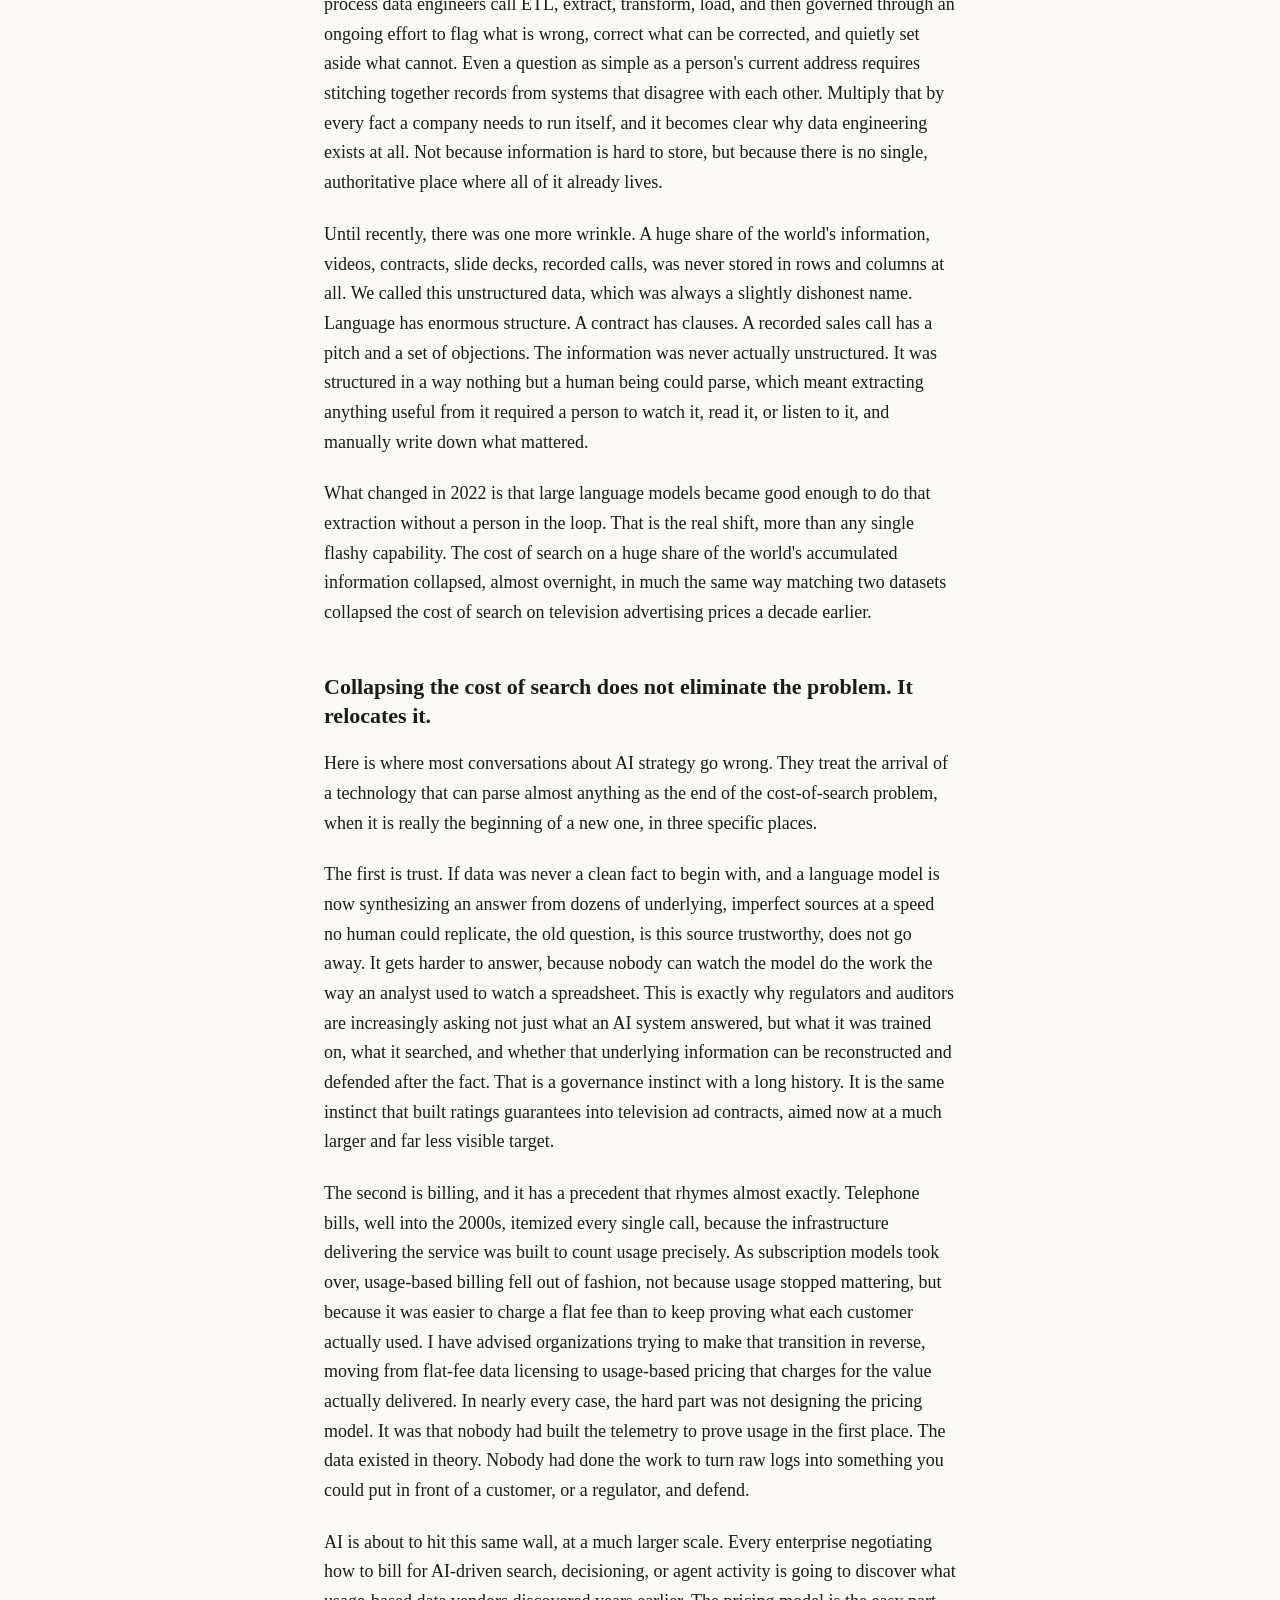
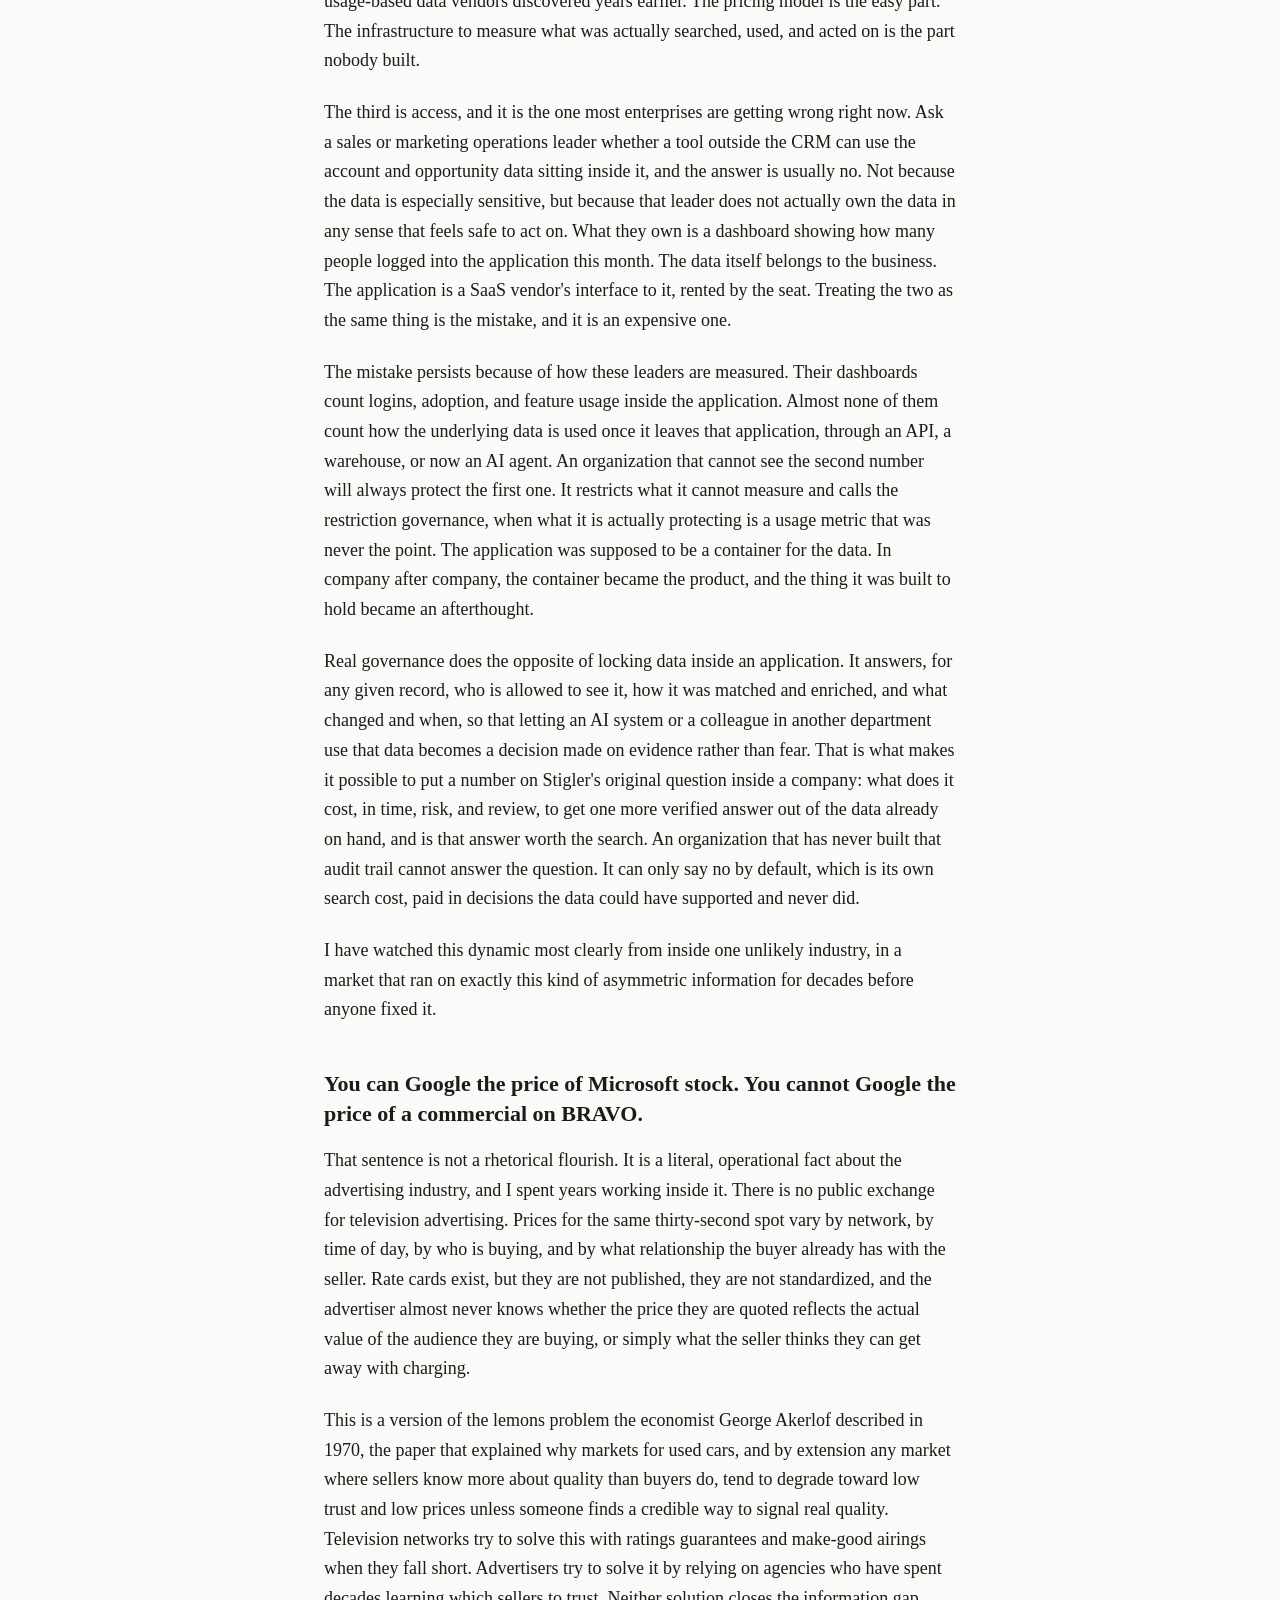
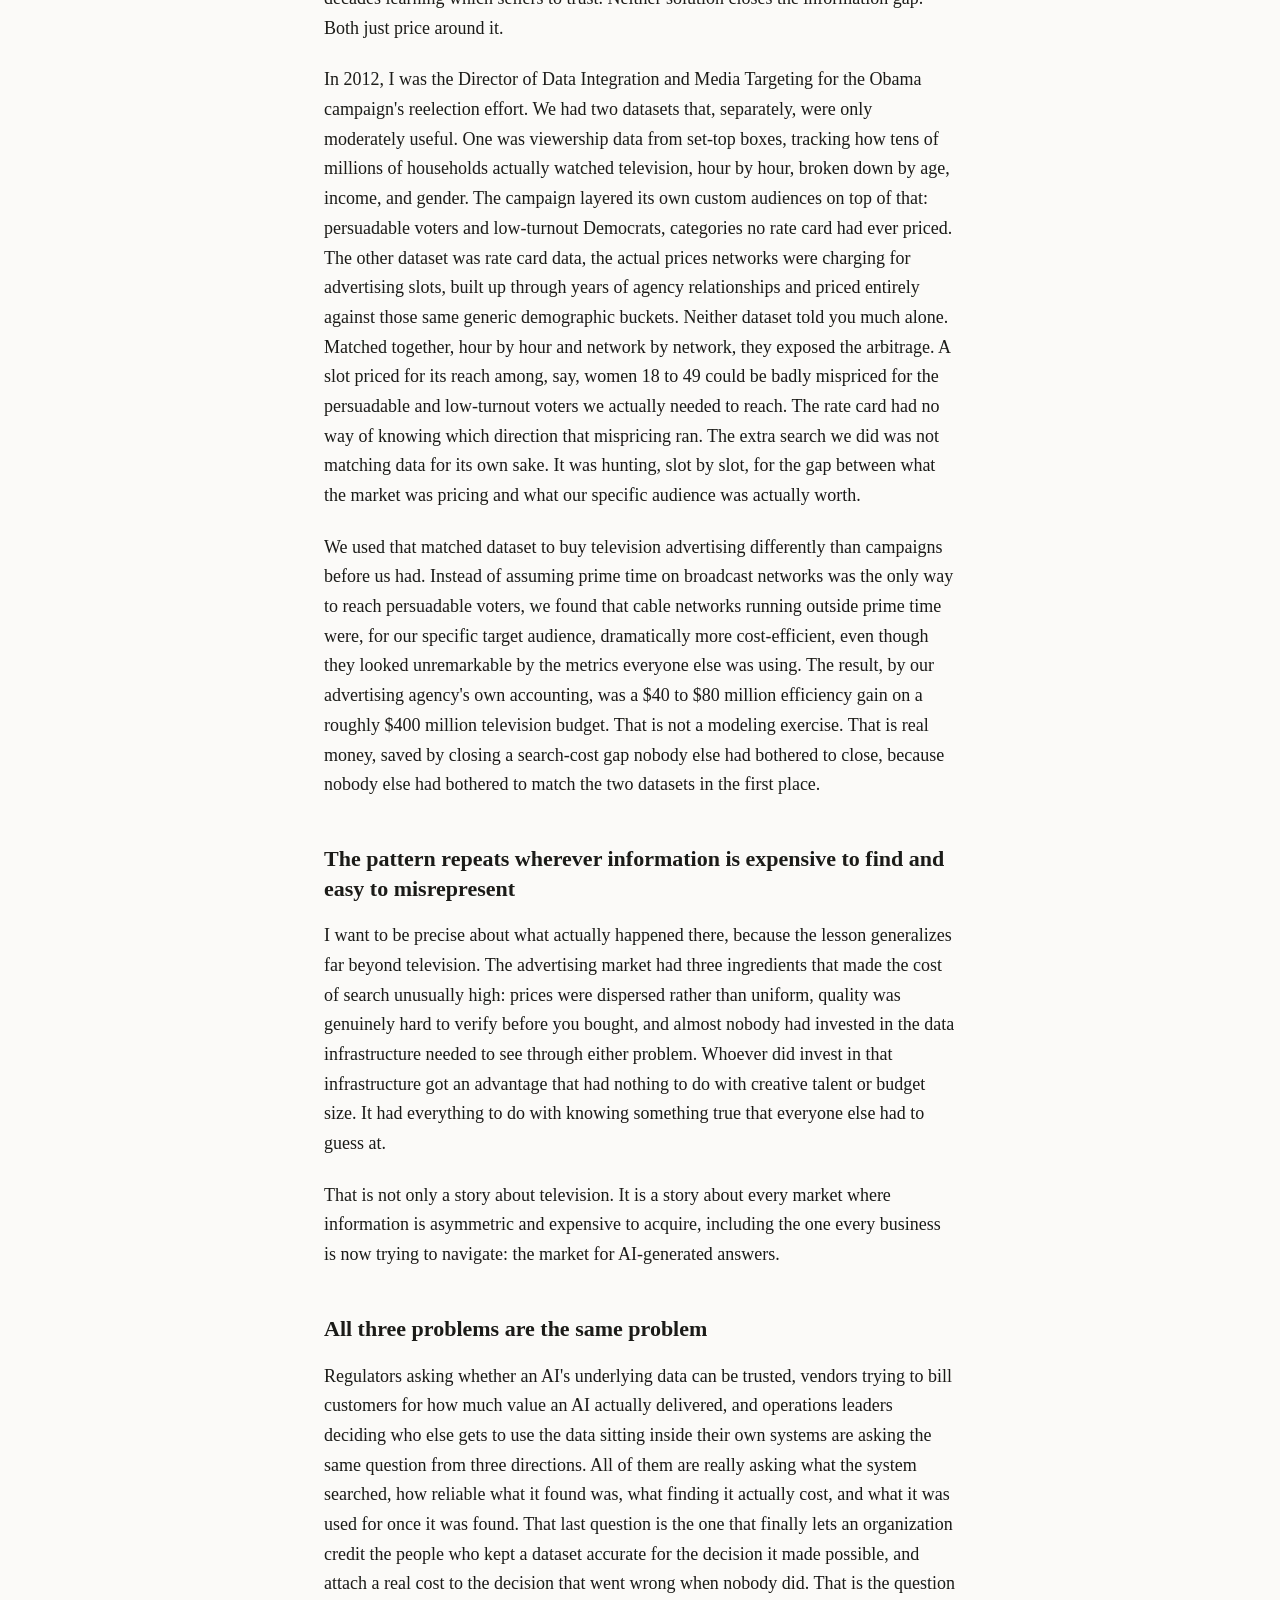
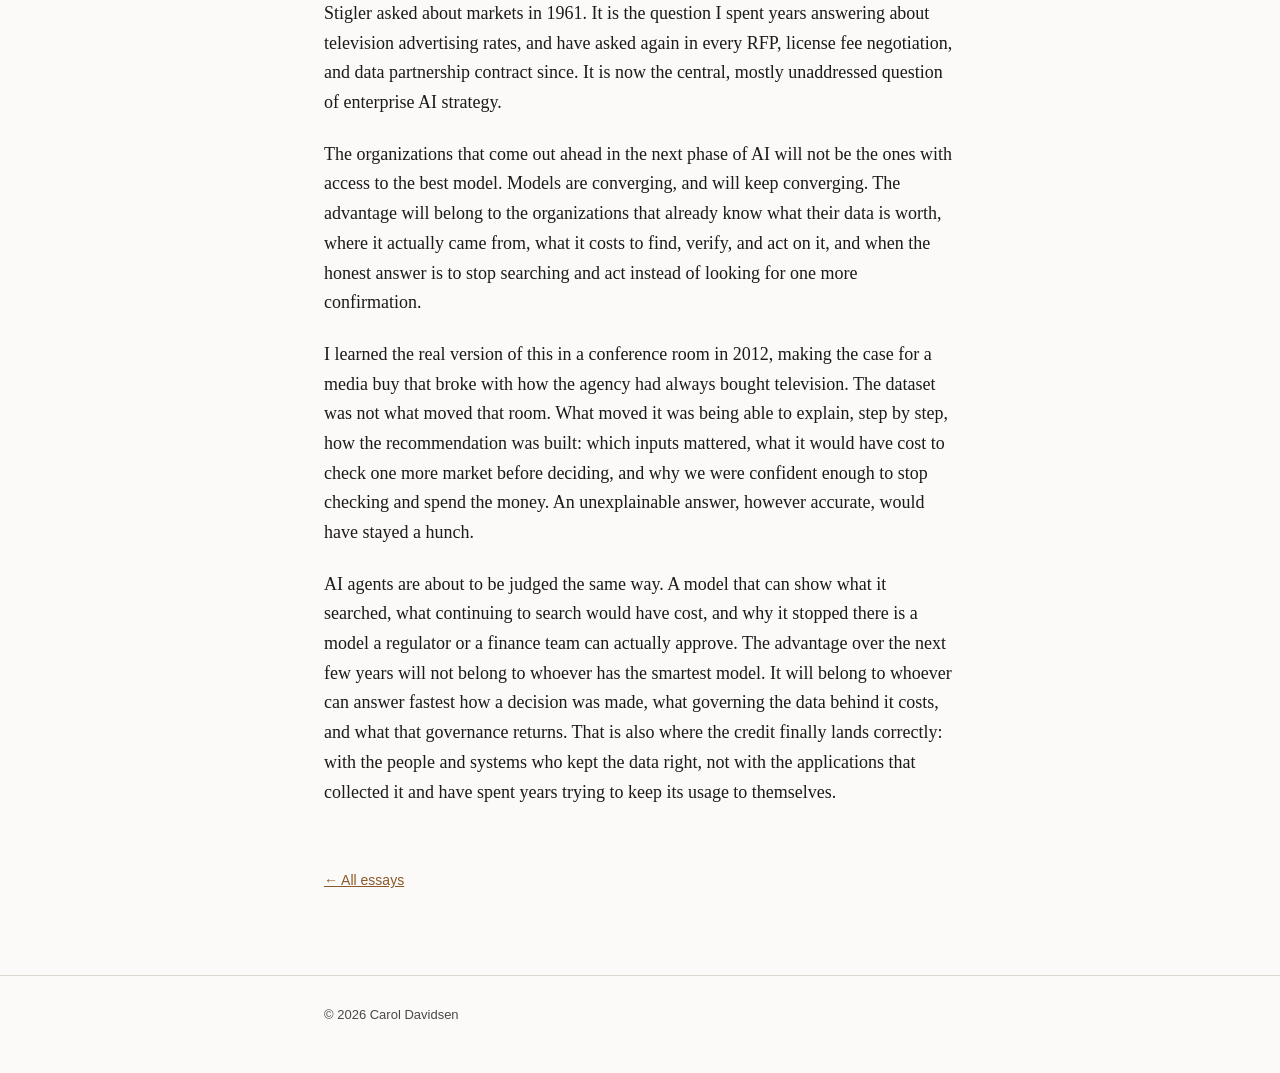
<file: essays/cost-of-search.html>
<!doctype html>
<html lang="en">
<head>
<meta charset="utf-8">
<meta name="viewport" content="width=device-width, initial-scale=1">
<title>The Cost of Search: An Old Economics Problem at the Center of AI Strategy</title>
<meta name="description" content="Why the 1961 economics of search cost explains AI strategy's biggest open questions: trust, billing, and personalized pricing.">
<link rel="stylesheet" href="/styles.css">
</head>
<body>
<header class="site">
  <div class="wrap">
    <a class="site-name" href="/">Cost of Search</a>
    <a class="site-tagline" href="/#about">Carol Davidsen</a>
  </div>
</header>

<main>
  <div class="wrap">
    <article>
      <p class="essay-meta">Essay</p>
      <h1 class="essay-title">The Cost of Search: An Old Economics Problem at the Center of AI Strategy</h1>
      <p class="byline">By Carol Davidsen · October 9, 2026</p>

      <h2 class="section">A problem economists named before computers made it worse</h2>
      <p>In 1961, the economist George Stigler published a short paper called "The Economics of Information." His argument was simple and, at the time, slightly heretical. Classical economics assumes markets clear at a single price because buyers and sellers share the same information. Stigler pointed out that in real markets, nobody has complete information about anything. Prices for the same good vary widely across sellers, and finding the best price costs something: time, effort, money. He called this the cost of search, and he showed that a rational buyer keeps searching only until the expected savings from one more search equal the cost of making it.</p>

      <p>Sixty-five years later, this idea is more relevant than it was in 1961, not less. We generate more data than at any point in history, and somehow it has gotten harder, not easier, to know what anything actually costs, what anything is actually worth, or whether the answer we were just given can be trusted. That is no longer a problem for economists to debate in the abstract. It is the problem sitting underneath most AI strategy decisions being made right now, whether or not anyone has named it.</p>

      <p>Stigler's model assumed one price per seller. The buyer's job was to find the seller charging the least for it. That assumption is breaking down. Airlines, hotels, and now even fast-food chains are testing prices that vary not just by seller, but by buyer. Delta has confirmed it uses AI, built with a vendor called Fetcherr, to set a growing share of its domestic fares based on a specific customer's booking intent and inferred willingness to pay. The practice drew a formal letter of inquiry from a group of Senate Democrats in July 2025. Wendy's floated AI-enabled dynamic pricing in 2024, then publicly disavowed anything resembling surge pricing after backlash, before the technology had even launched. McDonald's has been reported to use transaction data from roughly 14,000 US locations to recommend prices by location, and critics say by customer; McDonald's disputes that it prices dynamically or in real time. The FTC has an open inquiry into what it calls surveillance pricing, the use of a person's own data to set a price built around what that person specifically will pay, not what the market will bear. When the price is a function of who is asking, no amount of searching gets a buyer to a stable answer. That is not a hypothetical. It is one more reason Stigler's economics is more relevant now than when he wrote it, not less.</p>

      <h2 class="section">Data was never a fact. AI just made that harder to ignore.</h2>
      <p>Part of why this problem keeps recurring is that we have gotten sloppy about what the word data actually means. The word dates back to the 1640s, when it simply meant a fact given or granted. It does not mean that anymore. What we call data today is rarely a fact handed to us cleanly. It is a reconstruction, assembled from fragments scattered across systems that were never designed to talk to each other, reconciled through a process data engineers call ETL, extract, transform, load, and then governed through an ongoing effort to flag what is wrong, correct what can be corrected, and quietly set aside what cannot. Even a question as simple as a person's current address requires stitching together records from systems that disagree with each other. Multiply that by every fact a company needs to run itself, and it becomes clear why data engineering exists at all. Not because information is hard to store, but because there is no single, authoritative place where all of it already lives.</p>

      <p>Until recently, there was one more wrinkle. A huge share of the world's information, videos, contracts, slide decks, recorded calls, was never stored in rows and columns at all. We called this unstructured data, which was always a slightly dishonest name. Language has enormous structure. A contract has clauses. A recorded sales call has a pitch and a set of objections. The information was never actually unstructured. It was structured in a way nothing but a human being could parse, which meant extracting anything useful from it required a person to watch it, read it, or listen to it, and manually write down what mattered.</p>

      <p>What changed in 2022 is that large language models became good enough to do that extraction without a person in the loop. That is the real shift, more than any single flashy capability. The cost of search on a huge share of the world's accumulated information collapsed, almost overnight, in much the same way matching two datasets collapsed the cost of search on television advertising prices a decade earlier.</p>

      <h2 class="section">Collapsing the cost of search does not eliminate the problem. It relocates it.</h2>
      <p>Here is where most conversations about AI strategy go wrong. They treat the arrival of a technology that can parse almost anything as the end of the cost-of-search problem, when it is really the beginning of a new one, in three specific places.</p>

      <p>The first is trust. If data was never a clean fact to begin with, and a language model is now synthesizing an answer from dozens of underlying, imperfect sources at a speed no human could replicate, the old question, is this source trustworthy, does not go away. It gets harder to answer, because nobody can watch the model do the work the way an analyst used to watch a spreadsheet. This is exactly why regulators and auditors are increasingly asking not just what an AI system answered, but what it was trained on, what it searched, and whether that underlying information can be reconstructed and defended after the fact. That is a governance instinct with a long history. It is the same instinct that built ratings guarantees into television ad contracts, aimed now at a much larger and far less visible target.</p>

      <p>The second is billing, and it has a precedent that rhymes almost exactly. Telephone bills, well into the 2000s, itemized every single call, because the infrastructure delivering the service was built to count usage precisely. As subscription models took over, usage-based billing fell out of fashion, not because usage stopped mattering, but because it was easier to charge a flat fee than to keep proving what each customer actually used. I have advised organizations trying to make that transition in reverse, moving from flat-fee data licensing to usage-based pricing that charges for the value actually delivered. In nearly every case, the hard part was not designing the pricing model. It was that nobody had built the telemetry to prove usage in the first place. The data existed in theory. Nobody had done the work to turn raw logs into something you could put in front of a customer, or a regulator, and defend.</p>

      <p>AI is about to hit this same wall, at a much larger scale. Every enterprise negotiating how to bill for AI-driven search, decisioning, or agent activity is going to discover what usage-based data vendors discovered years earlier. The pricing model is the easy part. The infrastructure to measure what was actually searched, used, and acted on is the part nobody built.</p>

      <p>The third is access, and it is the one most enterprises are getting wrong right now. Ask a sales or marketing operations leader whether a tool outside the CRM can use the account and opportunity data sitting inside it, and the answer is usually no. Not because the data is especially sensitive, but because that leader does not actually own the data in any sense that feels safe to act on. What they own is a dashboard showing how many people logged into the application this month. The data itself belongs to the business. The application is a SaaS vendor's interface to it, rented by the seat. Treating the two as the same thing is the mistake, and it is an expensive one.</p>

      <p>The mistake persists because of how these leaders are measured. Their dashboards count logins, adoption, and feature usage inside the application. Almost none of them count how the underlying data is used once it leaves that application, through an API, a warehouse, or now an AI agent. An organization that cannot see the second number will always protect the first one. It restricts what it cannot measure and calls the restriction governance, when what it is actually protecting is a usage metric that was never the point. The application was supposed to be a container for the data. In company after company, the container became the product, and the thing it was built to hold became an afterthought.</p>

      <p>Real governance does the opposite of locking data inside an application. It answers, for any given record, who is allowed to see it, how it was matched and enriched, and what changed and when, so that letting an AI system or a colleague in another department use that data becomes a decision made on evidence rather than fear. That is what makes it possible to put a number on Stigler's original question inside a company: what does it cost, in time, risk, and review, to get one more verified answer out of the data already on hand, and is that answer worth the search. An organization that has never built that audit trail cannot answer the question. It can only say no by default, which is its own search cost, paid in decisions the data could have supported and never did.</p>

      <p>I have watched this dynamic most clearly from inside one unlikely industry, in a market that ran on exactly this kind of asymmetric information for decades before anyone fixed it.</p>

      <h2 class="section">You can Google the price of Microsoft stock. You cannot Google the price of a commercial on BRAVO.</h2>
      <p>That sentence is not a rhetorical flourish. It is a literal, operational fact about the advertising industry, and I spent years working inside it. There is no public exchange for television advertising. Prices for the same thirty-second spot vary by network, by time of day, by who is buying, and by what relationship the buyer already has with the seller. Rate cards exist, but they are not published, they are not standardized, and the advertiser almost never knows whether the price they are quoted reflects the actual value of the audience they are buying, or simply what the seller thinks they can get away with charging.</p>

      <p>This is a version of the lemons problem the economist George Akerlof described in 1970, the paper that explained why markets for used cars, and by extension any market where sellers know more about quality than buyers do, tend to degrade toward low trust and low prices unless someone finds a credible way to signal real quality. Television networks try to solve this with ratings guarantees and make-good airings when they fall short. Advertisers try to solve it by relying on agencies who have spent decades learning which sellers to trust. Neither solution closes the information gap. Both just price around it.</p>

      <p>In 2012, I was the Director of Data Integration and Media Targeting for the Obama campaign's reelection effort. We had two datasets that, separately, were only moderately useful. One was viewership data from set-top boxes, tracking how tens of millions of households actually watched television, hour by hour, broken down by age, income, and gender. The campaign layered its own custom audiences on top of that: persuadable voters and low-turnout Democrats, categories no rate card had ever priced. The other dataset was rate card data, the actual prices networks were charging for advertising slots, built up through years of agency relationships and priced entirely against those same generic demographic buckets. Neither dataset told you much alone. Matched together, hour by hour and network by network, they exposed the arbitrage. A slot priced for its reach among, say, women 18 to 49 could be badly mispriced for the persuadable and low-turnout voters we actually needed to reach. The rate card had no way of knowing which direction that mispricing ran. The extra search we did was not matching data for its own sake. It was hunting, slot by slot, for the gap between what the market was pricing and what our specific audience was actually worth.</p>

      <p>We used that matched dataset to buy television advertising differently than campaigns before us had. Instead of assuming prime time on broadcast networks was the only way to reach persuadable voters, we found that cable networks running outside prime time were, for our specific target audience, dramatically more cost-efficient, even though they looked unremarkable by the metrics everyone else was using. The result, by our advertising agency's own accounting, was a $40 to $80 million efficiency gain on a roughly $400 million television budget. That is not a modeling exercise. That is real money, saved by closing a search-cost gap nobody else had bothered to close, because nobody else had bothered to match the two datasets in the first place.</p>

      <h2 class="section">The pattern repeats wherever information is expensive to find and easy to misrepresent</h2>
      <p>I want to be precise about what actually happened there, because the lesson generalizes far beyond television. The advertising market had three ingredients that made the cost of search unusually high: prices were dispersed rather than uniform, quality was genuinely hard to verify before you bought, and almost nobody had invested in the data infrastructure needed to see through either problem. Whoever did invest in that infrastructure got an advantage that had nothing to do with creative talent or budget size. It had everything to do with knowing something true that everyone else had to guess at.</p>

      <p>That is not only a story about television. It is a story about every market where information is asymmetric and expensive to acquire, including the one every business is now trying to navigate: the market for AI-generated answers.</p>

      <h2 class="section">All three problems are the same problem</h2>
      <p>Regulators asking whether an AI's underlying data can be trusted, vendors trying to bill customers for how much value an AI actually delivered, and operations leaders deciding who else gets to use the data sitting inside their own systems are asking the same question from three directions. All of them are really asking what the system searched, how reliable what it found was, what finding it actually cost, and what it was used for once it was found. That last question is the one that finally lets an organization credit the people who kept a dataset accurate for the decision it made possible, and attach a real cost to the decision that went wrong when nobody did. That is the question Stigler asked about markets in 1961. It is the question I spent years answering about television advertising rates, and have asked again in every RFP, license fee negotiation, and data partnership contract since. It is now the central, mostly unaddressed question of enterprise AI strategy.</p>

      <p>The organizations that come out ahead in the next phase of AI will not be the ones with access to the best model. Models are converging, and will keep converging. The advantage will belong to the organizations that already know what their data is worth, where it actually came from, what it costs to find, verify, and act on it, and when the honest answer is to stop searching and act instead of looking for one more confirmation.</p>

      <p>I learned the real version of this in a conference room in 2012, making the case for a media buy that broke with how the agency had always bought television. The dataset was not what moved that room. What moved it was being able to explain, step by step, how the recommendation was built: which inputs mattered, what it would have cost to check one more market before deciding, and why we were confident enough to stop checking and spend the money. An unexplainable answer, however accurate, would have stayed a hunch.</p>

      <p>AI agents are about to be judged the same way. A model that can show what it searched, what continuing to search would have cost, and why it stopped there is a model a regulator or a finance team can actually approve. The advantage over the next few years will not belong to whoever has the smartest model. It will belong to whoever can answer fastest how a decision was made, what governing the data behind it costs, and what that governance returns. That is also where the credit finally lands correctly: with the people and systems who kept the data right, not with the applications that collected it and have spent years trying to keep its usage to themselves.</p>

      <a class="back-link" href="/">&larr; All essays</a>
    </article>
  </div>
</main>

<footer class="site">
  <div class="wrap">
    &copy; 2026 Carol Davidsen
  </div>
</footer>
</body>
</html>
</file>
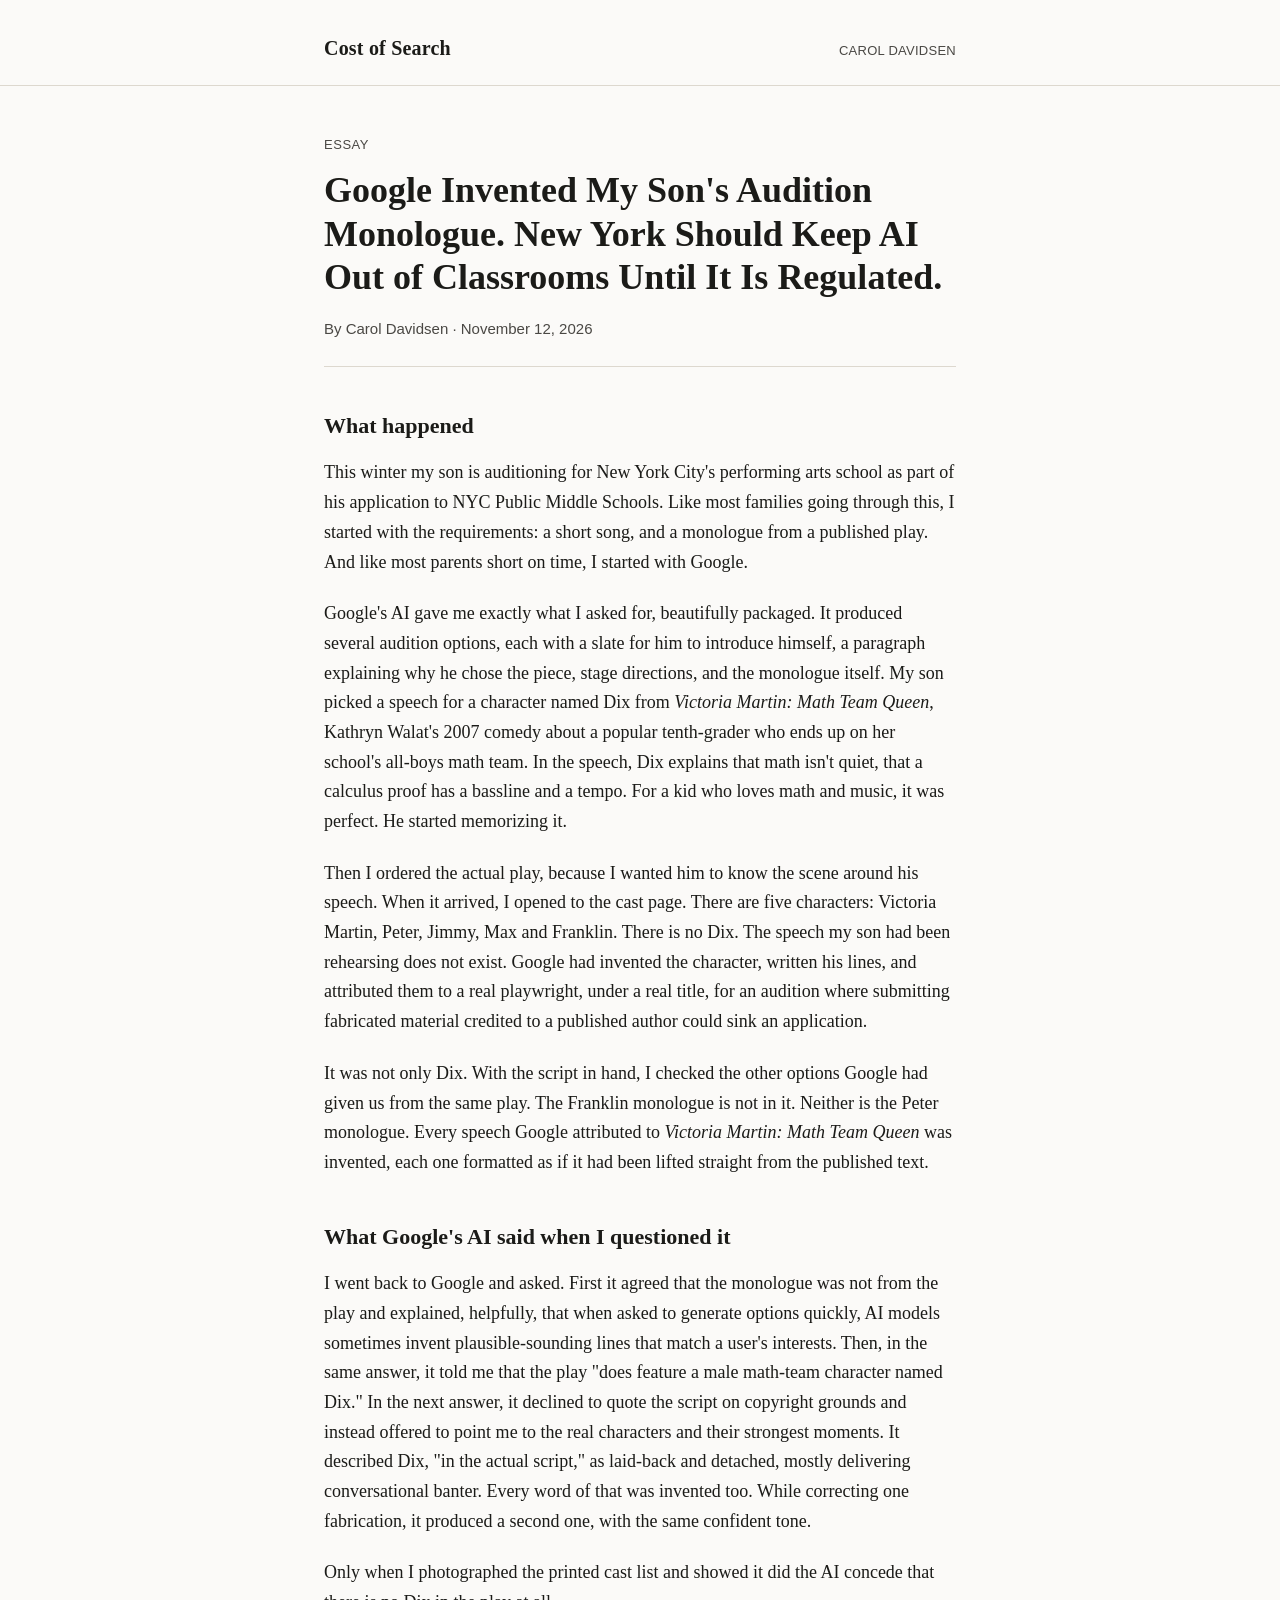
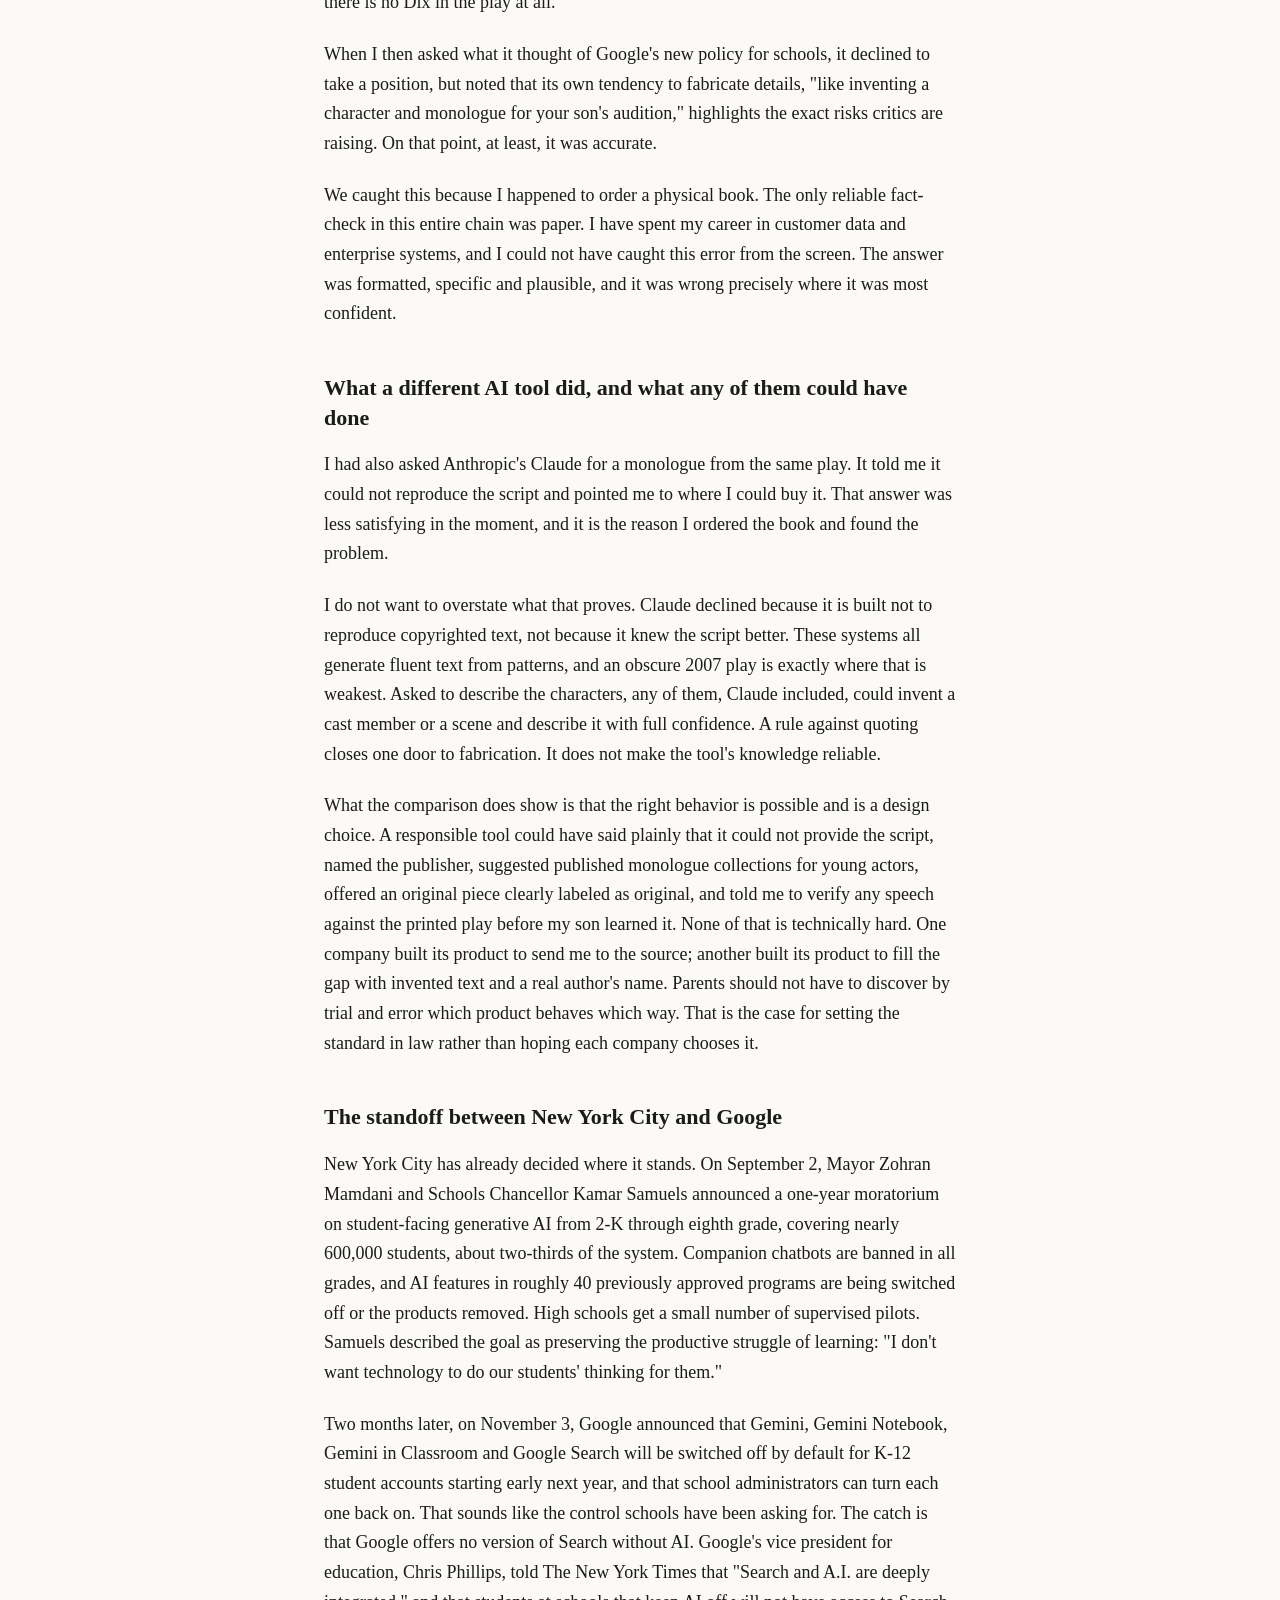
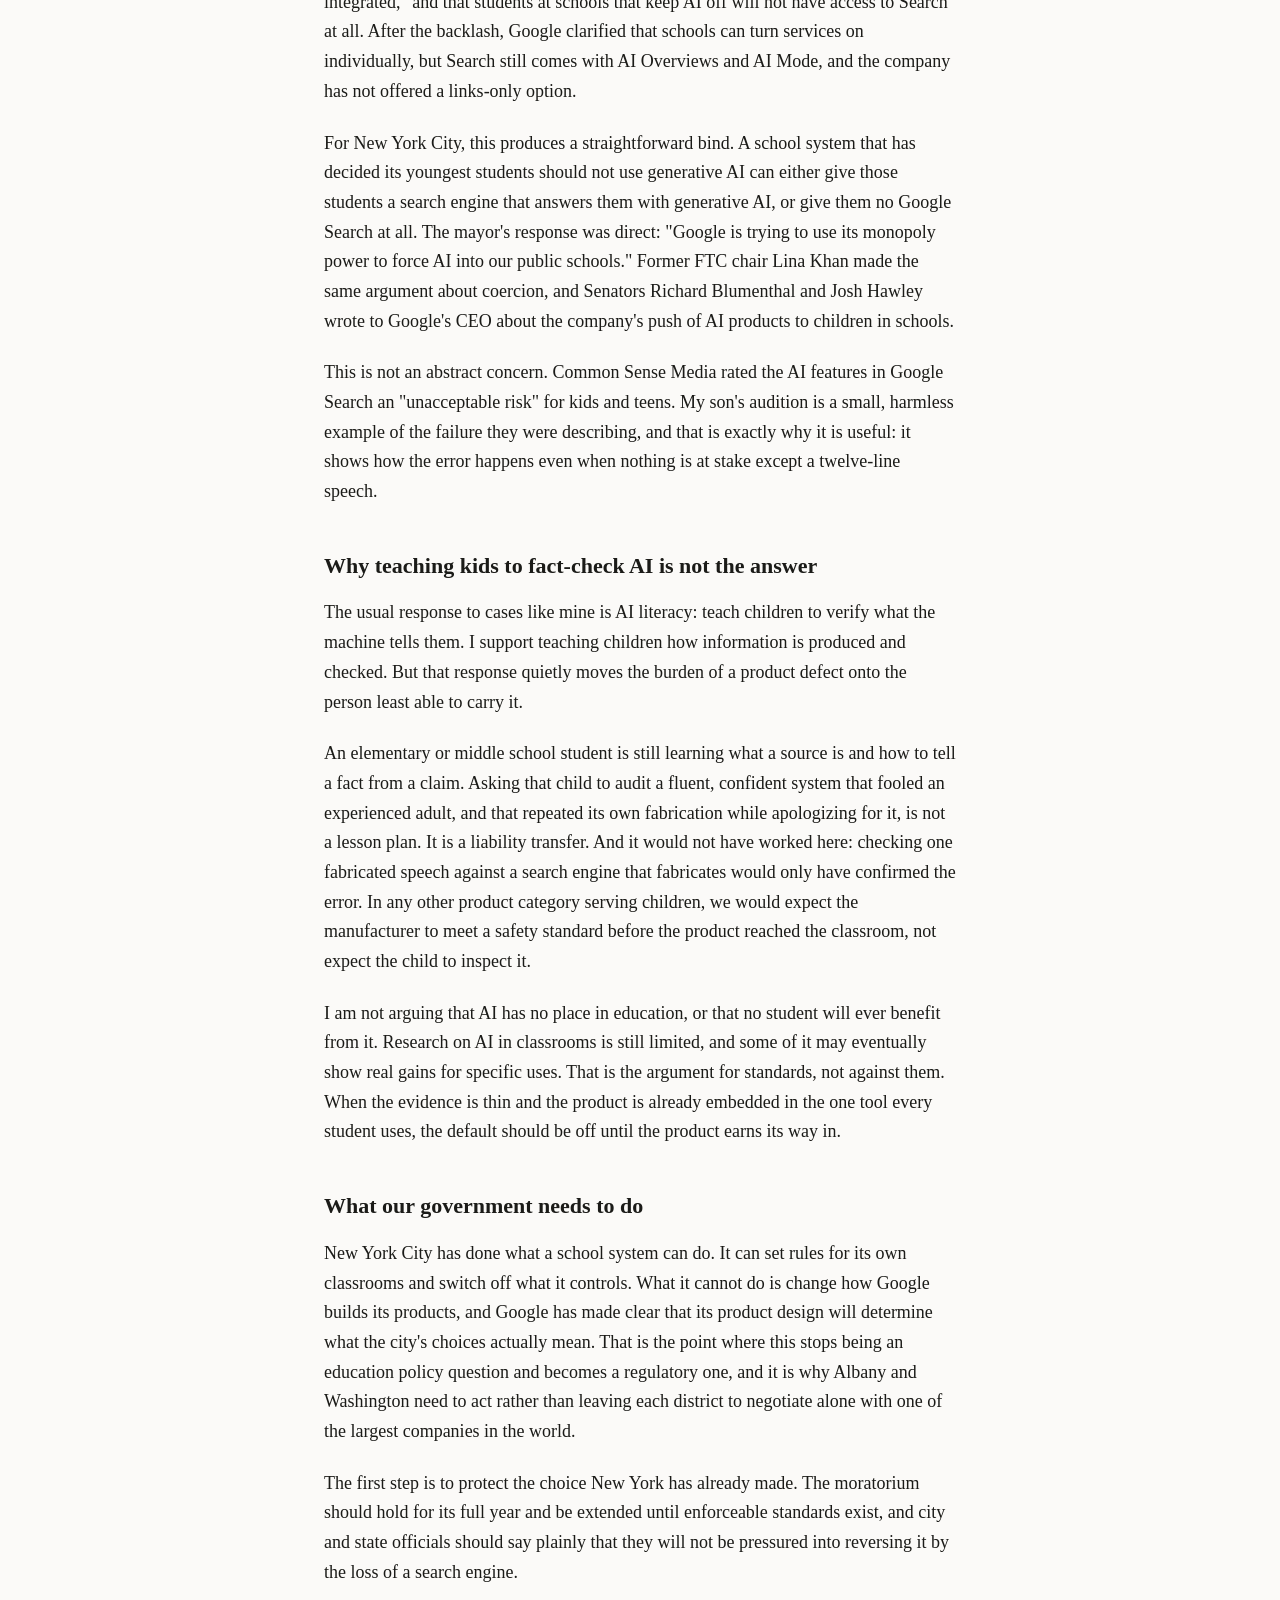
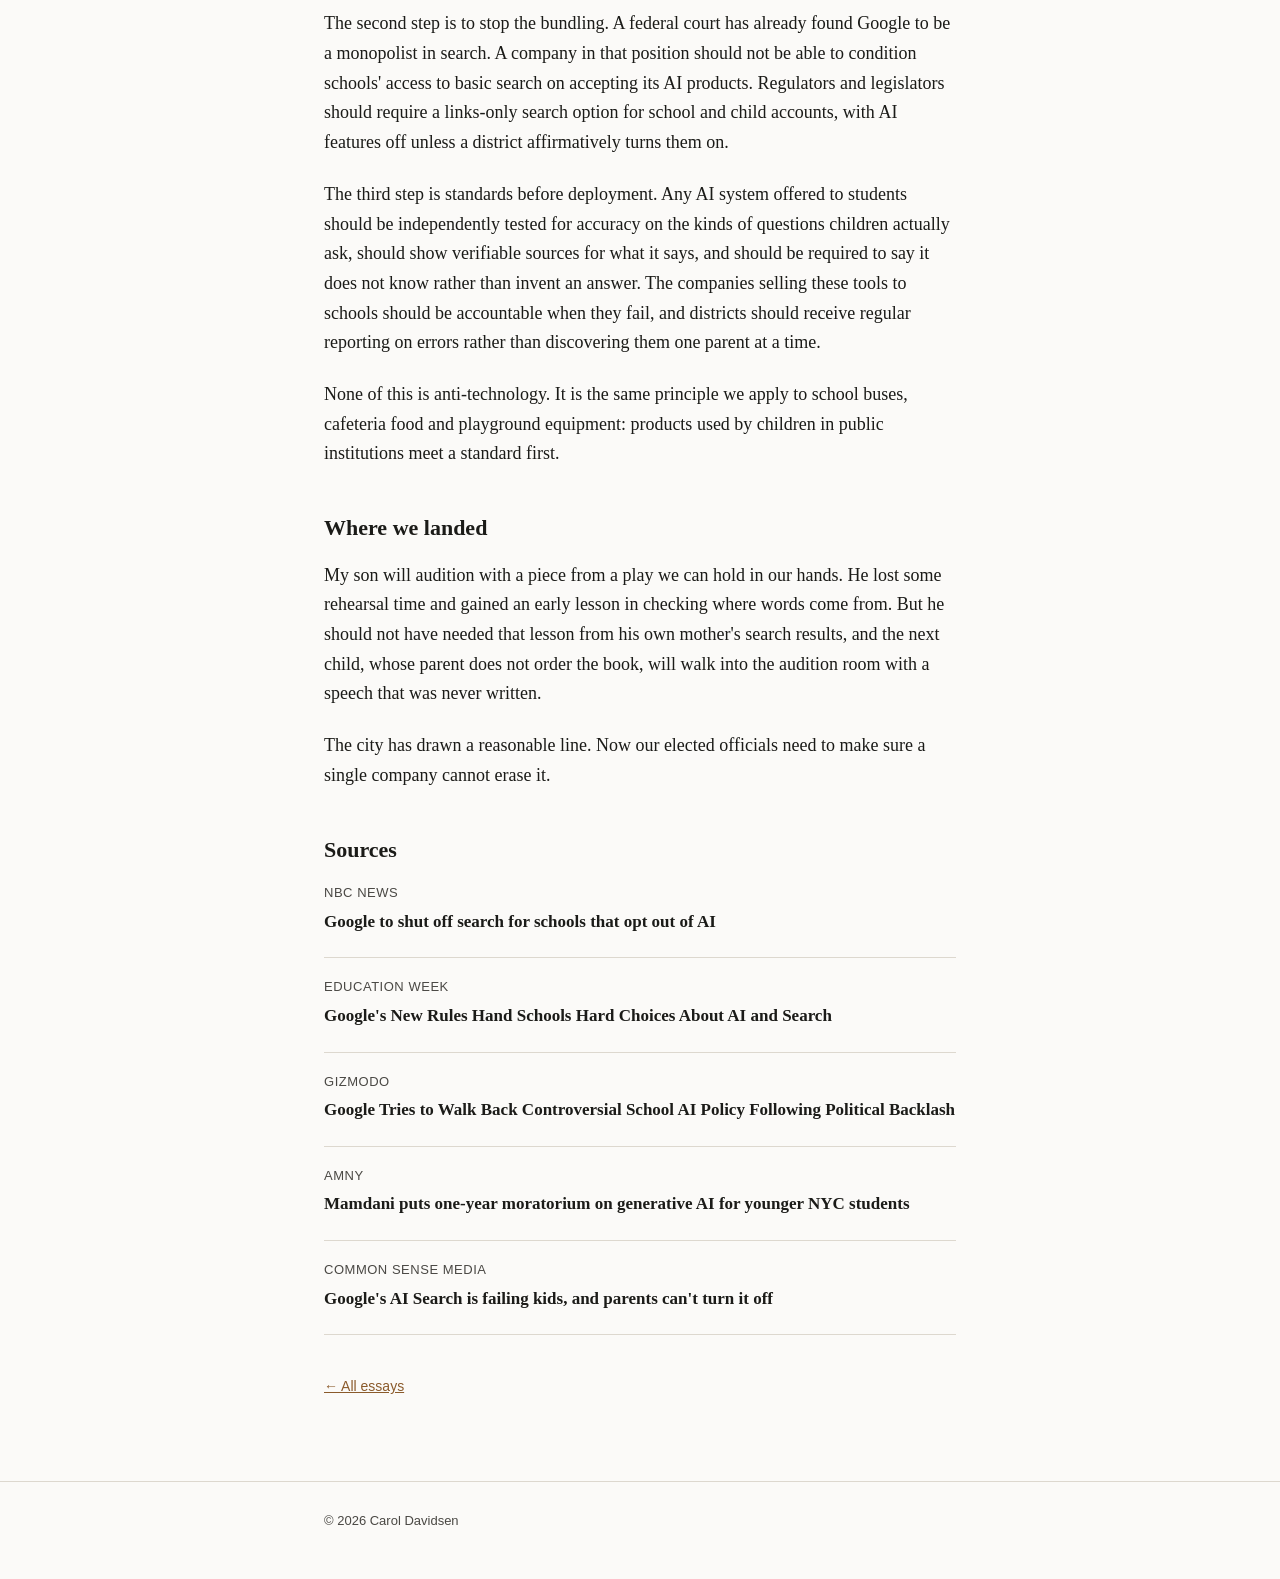
<file: essays/google-audition-monologue.html>
<!doctype html>
<html lang="en">
<head>
<meta charset="utf-8">
<meta name="viewport" content="width=device-width, initial-scale=1">
<title>Google Invented My Son's Audition Monologue. New York Should Keep AI Out of Classrooms Until It Is Regulated.</title>
<meta name="description" content="Google's AI invented every monologue it attributed to a real play for my son's audition. Why New York's classroom AI moratorium should hold until AI is regulated.">
<link rel="stylesheet" href="/styles.css">
</head>
<body>
<header class="site">
  <div class="wrap">
    <a class="site-name" href="/">Cost of Search</a>
    <a class="site-tagline" href="/#about">Carol Davidsen</a>
  </div>
</header>

<main>
  <div class="wrap">
    <article>
      <p class="essay-meta">Essay</p>
      <h1 class="essay-title">Google Invented My Son's Audition Monologue. New York Should Keep AI Out of Classrooms Until It Is Regulated.</h1>
      <p class="byline">By Carol Davidsen · November 12, 2026</p>

      <h2 class="section">What happened</h2>
      <p>This winter my son is auditioning for New York City's performing arts school as part of his application to NYC Public Middle Schools. Like most families going through this, I started with the requirements: a short song, and a monologue from a published play. And like most parents short on time, I started with Google.</p>

      <p>Google's AI gave me exactly what I asked for, beautifully packaged. It produced several audition options, each with a slate for him to introduce himself, a paragraph explaining why he chose the piece, stage directions, and the monologue itself. My son picked a speech for a character named Dix from <em>Victoria Martin: Math Team Queen</em>, Kathryn Walat's 2007 comedy about a popular tenth-grader who ends up on her school's all-boys math team. In the speech, Dix explains that math isn't quiet, that a calculus proof has a bassline and a tempo. For a kid who loves math and music, it was perfect. He started memorizing it.</p>

      <p>Then I ordered the actual play, because I wanted him to know the scene around his speech. When it arrived, I opened to the cast page. There are five characters: Victoria Martin, Peter, Jimmy, Max and Franklin. There is no Dix. The speech my son had been rehearsing does not exist. Google had invented the character, written his lines, and attributed them to a real playwright, under a real title, for an audition where submitting fabricated material credited to a published author could sink an application.</p>

      <p>It was not only Dix. With the script in hand, I checked the other options Google had given us from the same play. The Franklin monologue is not in it. Neither is the Peter monologue. Every speech Google attributed to <em>Victoria Martin: Math Team Queen</em> was invented, each one formatted as if it had been lifted straight from the published text.</p>

      <h2 class="section">What Google's AI said when I questioned it</h2>
      <p>I went back to Google and asked. First it agreed that the monologue was not from the play and explained, helpfully, that when asked to generate options quickly, AI models sometimes invent plausible-sounding lines that match a user's interests. Then, in the same answer, it told me that the play "does feature a male math-team character named Dix." In the next answer, it declined to quote the script on copyright grounds and instead offered to point me to the real characters and their strongest moments. It described Dix, "in the actual script," as laid-back and detached, mostly delivering conversational banter. Every word of that was invented too. While correcting one fabrication, it produced a second one, with the same confident tone.</p>

      <p>Only when I photographed the printed cast list and showed it did the AI concede that there is no Dix in the play at all.</p>

      <p>When I then asked what it thought of Google's new policy for schools, it declined to take a position, but noted that its own tendency to fabricate details, "like inventing a character and monologue for your son's audition," highlights the exact risks critics are raising. On that point, at least, it was accurate.</p>

      <p>We caught this because I happened to order a physical book. The only reliable fact-check in this entire chain was paper. I have spent my career in customer data and enterprise systems, and I could not have caught this error from the screen. The answer was formatted, specific and plausible, and it was wrong precisely where it was most confident.</p>

      <h2 class="section">What a different AI tool did, and what any of them could have done</h2>
      <p>I had also asked Anthropic's Claude for a monologue from the same play. It told me it could not reproduce the script and pointed me to where I could buy it. That answer was less satisfying in the moment, and it is the reason I ordered the book and found the problem.</p>

      <p>I do not want to overstate what that proves. Claude declined because it is built not to reproduce copyrighted text, not because it knew the script better. These systems all generate fluent text from patterns, and an obscure 2007 play is exactly where that is weakest. Asked to describe the characters, any of them, Claude included, could invent a cast member or a scene and describe it with full confidence. A rule against quoting closes one door to fabrication. It does not make the tool's knowledge reliable.</p>

      <p>What the comparison does show is that the right behavior is possible and is a design choice. A responsible tool could have said plainly that it could not provide the script, named the publisher, suggested published monologue collections for young actors, offered an original piece clearly labeled as original, and told me to verify any speech against the printed play before my son learned it. None of that is technically hard. One company built its product to send me to the source; another built its product to fill the gap with invented text and a real author's name. Parents should not have to discover by trial and error which product behaves which way. That is the case for setting the standard in law rather than hoping each company chooses it.</p>

      <h2 class="section">The standoff between New York City and Google</h2>
      <p>New York City has already decided where it stands. On September 2, Mayor Zohran Mamdani and Schools Chancellor Kamar Samuels announced a one-year moratorium on student-facing generative AI from 2-K through eighth grade, covering nearly 600,000 students, about two-thirds of the system. Companion chatbots are banned in all grades, and AI features in roughly 40 previously approved programs are being switched off or the products removed. High schools get a small number of supervised pilots. Samuels described the goal as preserving the productive struggle of learning: "I don't want technology to do our students' thinking for them."</p>

      <p>Two months later, on November 3, Google announced that Gemini, Gemini Notebook, Gemini in Classroom and Google Search will be switched off by default for K-12 student accounts starting early next year, and that school administrators can turn each one back on. That sounds like the control schools have been asking for. The catch is that Google offers no version of Search without AI. Google's vice president for education, Chris Phillips, told The New York Times that "Search and A.I. are deeply integrated," and that students at schools that keep AI off will not have access to Search at all. After the backlash, Google clarified that schools can turn services on individually, but Search still comes with AI Overviews and AI Mode, and the company has not offered a links-only option.</p>

      <p>For New York City, this produces a straightforward bind. A school system that has decided its youngest students should not use generative AI can either give those students a search engine that answers them with generative AI, or give them no Google Search at all. The mayor's response was direct: "Google is trying to use its monopoly power to force AI into our public schools." Former FTC chair Lina Khan made the same argument about coercion, and Senators Richard Blumenthal and Josh Hawley wrote to Google's CEO about the company's push of AI products to children in schools.</p>

      <p>This is not an abstract concern. Common Sense Media rated the AI features in Google Search an "unacceptable risk" for kids and teens. My son's audition is a small, harmless example of the failure they were describing, and that is exactly why it is useful: it shows how the error happens even when nothing is at stake except a twelve-line speech.</p>

      <h2 class="section">Why teaching kids to fact-check AI is not the answer</h2>
      <p>The usual response to cases like mine is AI literacy: teach children to verify what the machine tells them. I support teaching children how information is produced and checked. But that response quietly moves the burden of a product defect onto the person least able to carry it.</p>

      <p>An elementary or middle school student is still learning what a source is and how to tell a fact from a claim. Asking that child to audit a fluent, confident system that fooled an experienced adult, and that repeated its own fabrication while apologizing for it, is not a lesson plan. It is a liability transfer. And it would not have worked here: checking one fabricated speech against a search engine that fabricates would only have confirmed the error. In any other product category serving children, we would expect the manufacturer to meet a safety standard before the product reached the classroom, not expect the child to inspect it.</p>

      <p>I am not arguing that AI has no place in education, or that no student will ever benefit from it. Research on AI in classrooms is still limited, and some of it may eventually show real gains for specific uses. That is the argument for standards, not against them. When the evidence is thin and the product is already embedded in the one tool every student uses, the default should be off until the product earns its way in.</p>

      <h2 class="section">What our government needs to do</h2>
      <p>New York City has done what a school system can do. It can set rules for its own classrooms and switch off what it controls. What it cannot do is change how Google builds its products, and Google has made clear that its product design will determine what the city's choices actually mean. That is the point where this stops being an education policy question and becomes a regulatory one, and it is why Albany and Washington need to act rather than leaving each district to negotiate alone with one of the largest companies in the world.</p>

      <p>The first step is to protect the choice New York has already made. The moratorium should hold for its full year and be extended until enforceable standards exist, and city and state officials should say plainly that they will not be pressured into reversing it by the loss of a search engine.</p>

      <p>The second step is to stop the bundling. A federal court has already found Google to be a monopolist in search. A company in that position should not be able to condition schools' access to basic search on accepting its AI products. Regulators and legislators should require a links-only search option for school and child accounts, with AI features off unless a district affirmatively turns them on.</p>

      <p>The third step is standards before deployment. Any AI system offered to students should be independently tested for accuracy on the kinds of questions children actually ask, should show verifiable sources for what it says, and should be required to say it does not know rather than invent an answer. The companies selling these tools to schools should be accountable when they fail, and districts should receive regular reporting on errors rather than discovering them one parent at a time.</p>

      <p>None of this is anti-technology. It is the same principle we apply to school buses, cafeteria food and playground equipment: products used by children in public institutions meet a standard first.</p>

      <h2 class="section">Where we landed</h2>
      <p>My son will audition with a piece from a play we can hold in our hands. He lost some rehearsal time and gained an early lesson in checking where words come from. But he should not have needed that lesson from his own mother's search results, and the next child, whose parent does not order the book, will walk into the audition room with a speech that was never written.</p>

      <p>The city has drawn a reasonable line. Now our elected officials need to make sure a single company cannot erase it.</p>

      <h2 class="section">Sources</h2>
      <ul class="citation-list">
        <li>
          <p class="citation-source">NBC News</p>
          <p class="citation-title"><a href="https://www.nbcnewyork.com/news/national-international/google-shut-search-schools-opt-ai/6567024/">Google to shut off search for schools that opt out of AI</a></p>
        </li>
        <li>
          <p class="citation-source">Education Week</p>
          <p class="citation-title"><a href="https://edweek.org/technology/googles-new-rules-hand-schools-hard-choices-about-ai-and-search/2026/11">Google's New Rules Hand Schools Hard Choices About AI and Search</a></p>
        </li>
        <li>
          <p class="citation-source">Gizmodo</p>
          <p class="citation-title"><a href="https://gizmodo.com/google-tries-to-walk-back-controversial-school-ai-policy-following-political-backlash-2000835102">Google Tries to Walk Back Controversial School AI Policy Following Political Backlash</a></p>
        </li>
        <li>
          <p class="citation-source">amNY</p>
          <p class="citation-title"><a href="https://www.amny.com/news/mamdani-ai-moratorium-nyc-public-schools/">Mamdani puts one-year moratorium on generative AI for younger NYC students</a></p>
        </li>
        <li>
          <p class="citation-source">Common Sense Media</p>
          <p class="citation-title"><a href="https://www.commonsensemedia.org/articles/google-ai-overview-cant-turn-it-off">Google's AI Search is failing kids, and parents can't turn it off</a></p>
        </li>
      </ul>

      <a class="back-link" href="/">← All essays</a>
    </article>
  </div>
</main>

<footer class="site">
  <div class="wrap">
    © 2026 Carol Davidsen
  </div>
</footer>
</body>
</html>
</file>
<file: styles.css>
:root {
  --bg: #fbfaf8;
  --ink: #1b1b18;
  --ink-soft: #4a4844;
  --rule: #ddd8cf;
  --accent: #8a5a2b;
  --max: 680px;
}

@media (prefers-color-scheme: dark) {
  :root {
    --bg: #15140f;
    --ink: #ece7dd;
    --ink-soft: #b9b3a6;
    --rule: #39362c;
    --accent: #d2995c;
  }
}

* {
  box-sizing: border-box;
}

html {
  -webkit-text-size-adjust: 100%;
}

body {
  margin: 0;
  background: var(--bg);
  color: var(--ink);
  font-family: Georgia, "Iowan Old Style", "Palatino Linotype", Palatino, serif;
  line-height: 1.65;
  font-size: 18px;
}

.wrap {
  max-width: var(--max);
  margin: 0 auto;
  padding: 0 24px;
}

header.site {
  border-bottom: 1px solid var(--rule);
  padding: 32px 0 20px;
}

header.site .wrap {
  display: flex;
  justify-content: space-between;
  align-items: baseline;
  flex-wrap: wrap;
  gap: 8px;
}

.site-name {
  font-family: Georgia, serif;
  font-weight: 700;
  font-size: 20px;
  letter-spacing: 0.01em;
  color: var(--ink);
  text-decoration: none;
}

.site-tagline {
  font-family: -apple-system, BlinkMacSystemFont, "Segoe UI", Helvetica, Arial, sans-serif;
  font-size: 13px;
  color: var(--ink-soft);
  letter-spacing: 0.02em;
  text-transform: uppercase;
  text-decoration: none;
}

.site-tagline:hover {
  color: var(--accent);
}

main {
  padding: 48px 0 80px;
}

/* ---- Index / essay list ---- */

.intro {
  font-family: -apple-system, BlinkMacSystemFont, "Segoe UI", Helvetica, Arial, sans-serif;
  color: var(--ink-soft);
  font-size: 16px;
  margin: 0 0 40px;
  max-width: 56ch;
}

.post-list {
  list-style: none;
  margin: 0;
  padding: 0;
}

.post-list li {
  padding: 28px 0;
  border-bottom: 1px solid var(--rule);
}

.post-list li:first-child {
  padding-top: 0;
}

.post-title {
  display: block;
  font-size: 26px;
  line-height: 1.3;
  font-weight: 700;
  color: var(--ink);
  text-decoration: none;
  margin: 0 0 8px;
}

.post-title:hover {
  color: var(--accent);
}

.post-meta {
  font-family: -apple-system, BlinkMacSystemFont, "Segoe UI", Helvetica, Arial, sans-serif;
  font-size: 13px;
  color: var(--ink-soft);
  text-transform: uppercase;
  letter-spacing: 0.04em;
  margin: 0 0 10px;
}

.post-excerpt {
  font-size: 17px;
  color: var(--ink-soft);
  margin: 0;
}

/* ---- About / homepage sections ---- */

.bio {
  font-size: 17px;
  color: var(--ink-soft);
  margin: 0 0 14px;
  max-width: 62ch;
}

.contact-links {
  display: flex;
  flex-wrap: wrap;
  gap: 20px;
  font-family: -apple-system, BlinkMacSystemFont, "Segoe UI", Helvetica, Arial, sans-serif;
  font-size: 15px;
  margin: 22px 0 0;
}

.contact-links a {
  color: var(--accent);
  text-decoration: none;
  border-bottom: 1px solid var(--accent);
  padding-bottom: 1px;
}

.citation-list {
  list-style: none;
  margin: 0;
  padding: 0;
}

.citation-list li {
  padding: 18px 0;
  border-bottom: 1px solid var(--rule);
}

.citation-list li:first-child {
  padding-top: 0;
}

.citation-source {
  font-family: -apple-system, BlinkMacSystemFont, "Segoe UI", Helvetica, Arial, sans-serif;
  font-size: 13px;
  color: var(--ink-soft);
  text-transform: uppercase;
  letter-spacing: 0.04em;
  margin: 0 0 6px;
}

.citation-title {
  font-size: 17px;
  line-height: 1.4;
  font-weight: 700;
  margin: 0 0 6px;
}

.citation-title a {
  color: var(--ink);
  text-decoration: none;
}

.citation-title a:hover {
  color: var(--accent);
}

.citation-note {
  font-size: 15px;
  color: var(--ink-soft);
  margin: 0;
}

/* ---- Essay page ---- */

.essay-meta {
  font-family: -apple-system, BlinkMacSystemFont, "Segoe UI", Helvetica, Arial, sans-serif;
  font-size: 13px;
  color: var(--ink-soft);
  text-transform: uppercase;
  letter-spacing: 0.04em;
  margin: 0 0 14px;
}

h1.essay-title {
  font-size: 36px;
  line-height: 1.2;
  margin: 0 0 18px;
}

h2.section {
  font-size: 22px;
  line-height: 1.35;
  margin: 44px 0 18px;
}

article p {
  margin: 0 0 22px;
}

.byline {
  font-family: -apple-system, BlinkMacSystemFont, "Segoe UI", Helvetica, Arial, sans-serif;
  font-size: 15px;
  color: var(--ink-soft);
  margin: 0 0 40px;
  padding-bottom: 24px;
  border-bottom: 1px solid var(--rule);
}

a {
  color: var(--accent);
}

.back-link {
  display: inline-block;
  margin-top: 40px;
  font-family: -apple-system, BlinkMacSystemFont, "Segoe UI", Helvetica, Arial, sans-serif;
  font-size: 14px;
}

footer.site {
  border-top: 1px solid var(--rule);
  padding: 28px 0 48px;
  font-family: -apple-system, BlinkMacSystemFont, "Segoe UI", Helvetica, Arial, sans-serif;
  font-size: 13px;
  color: var(--ink-soft);
}

@media (max-width: 480px) {
  body { font-size: 17px; }
  h1.essay-title { font-size: 28px; }
  .post-title { font-size: 22px; }
}
</file>
